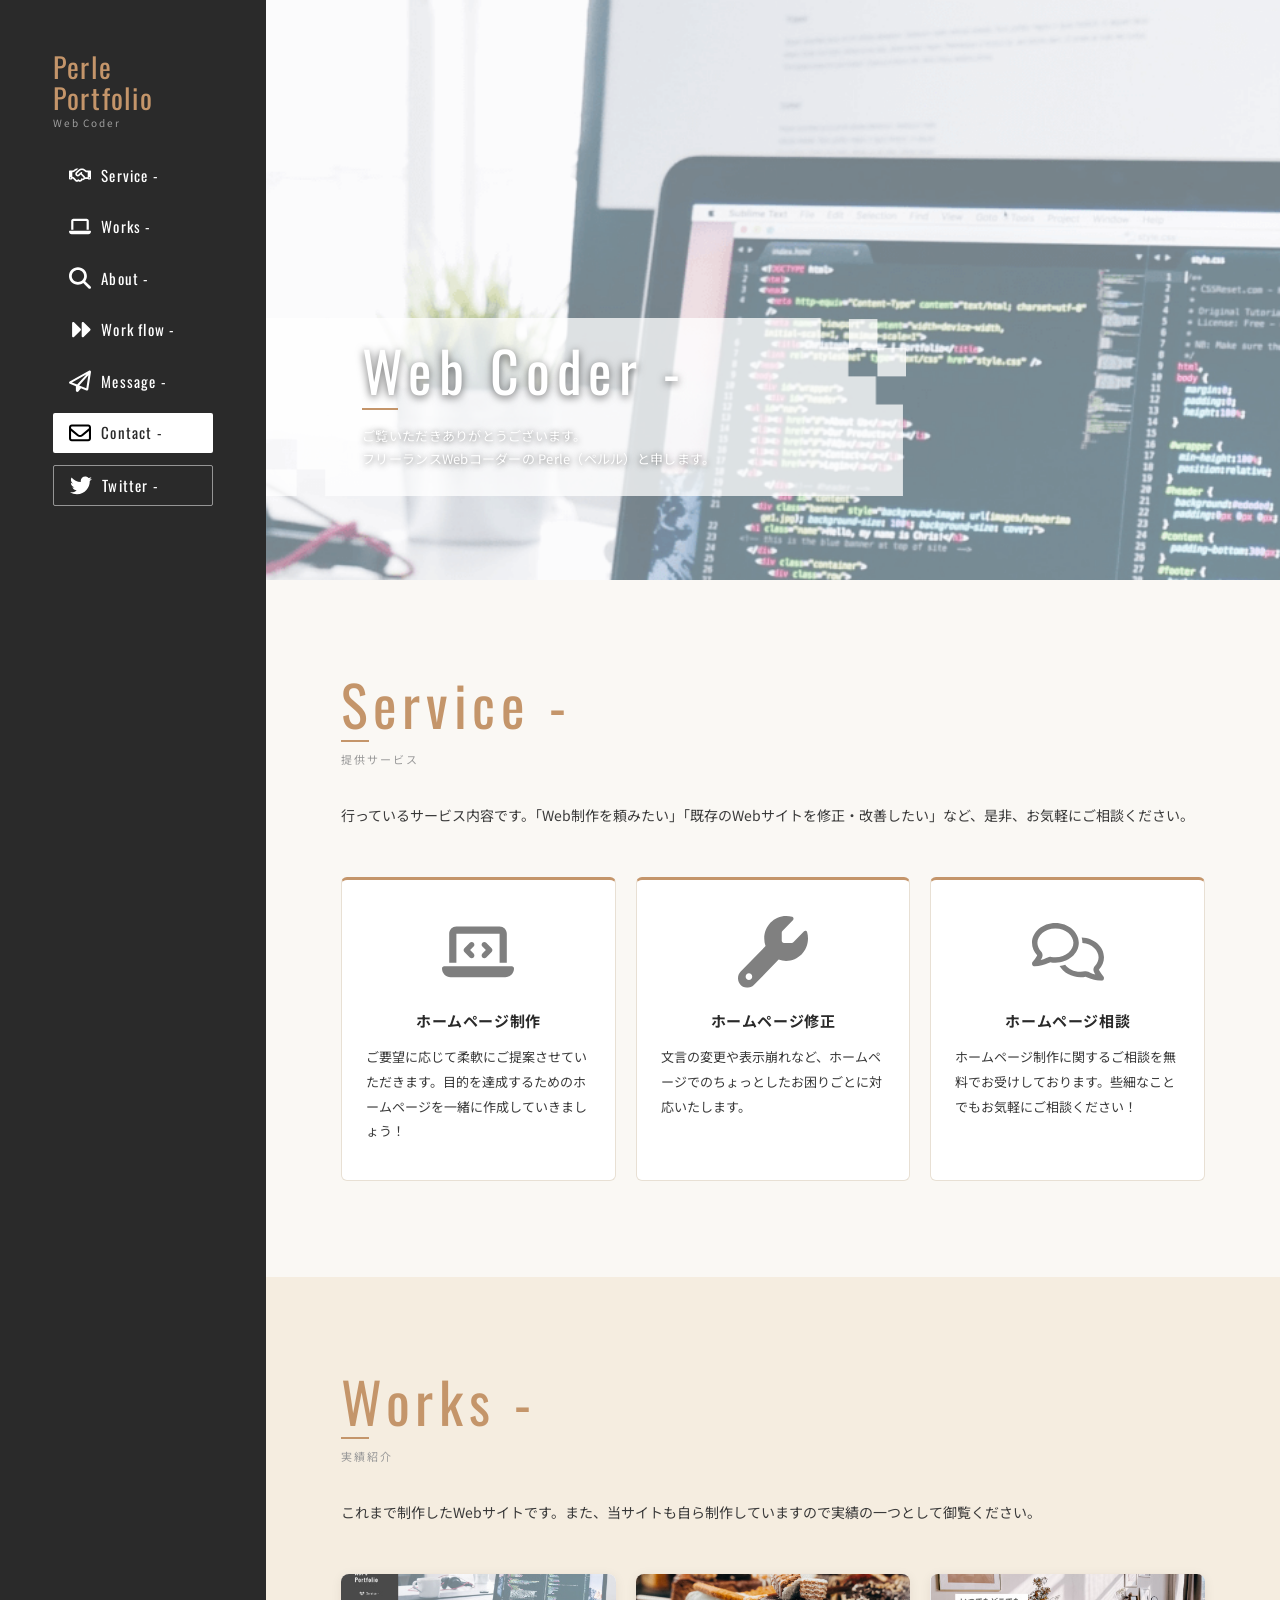
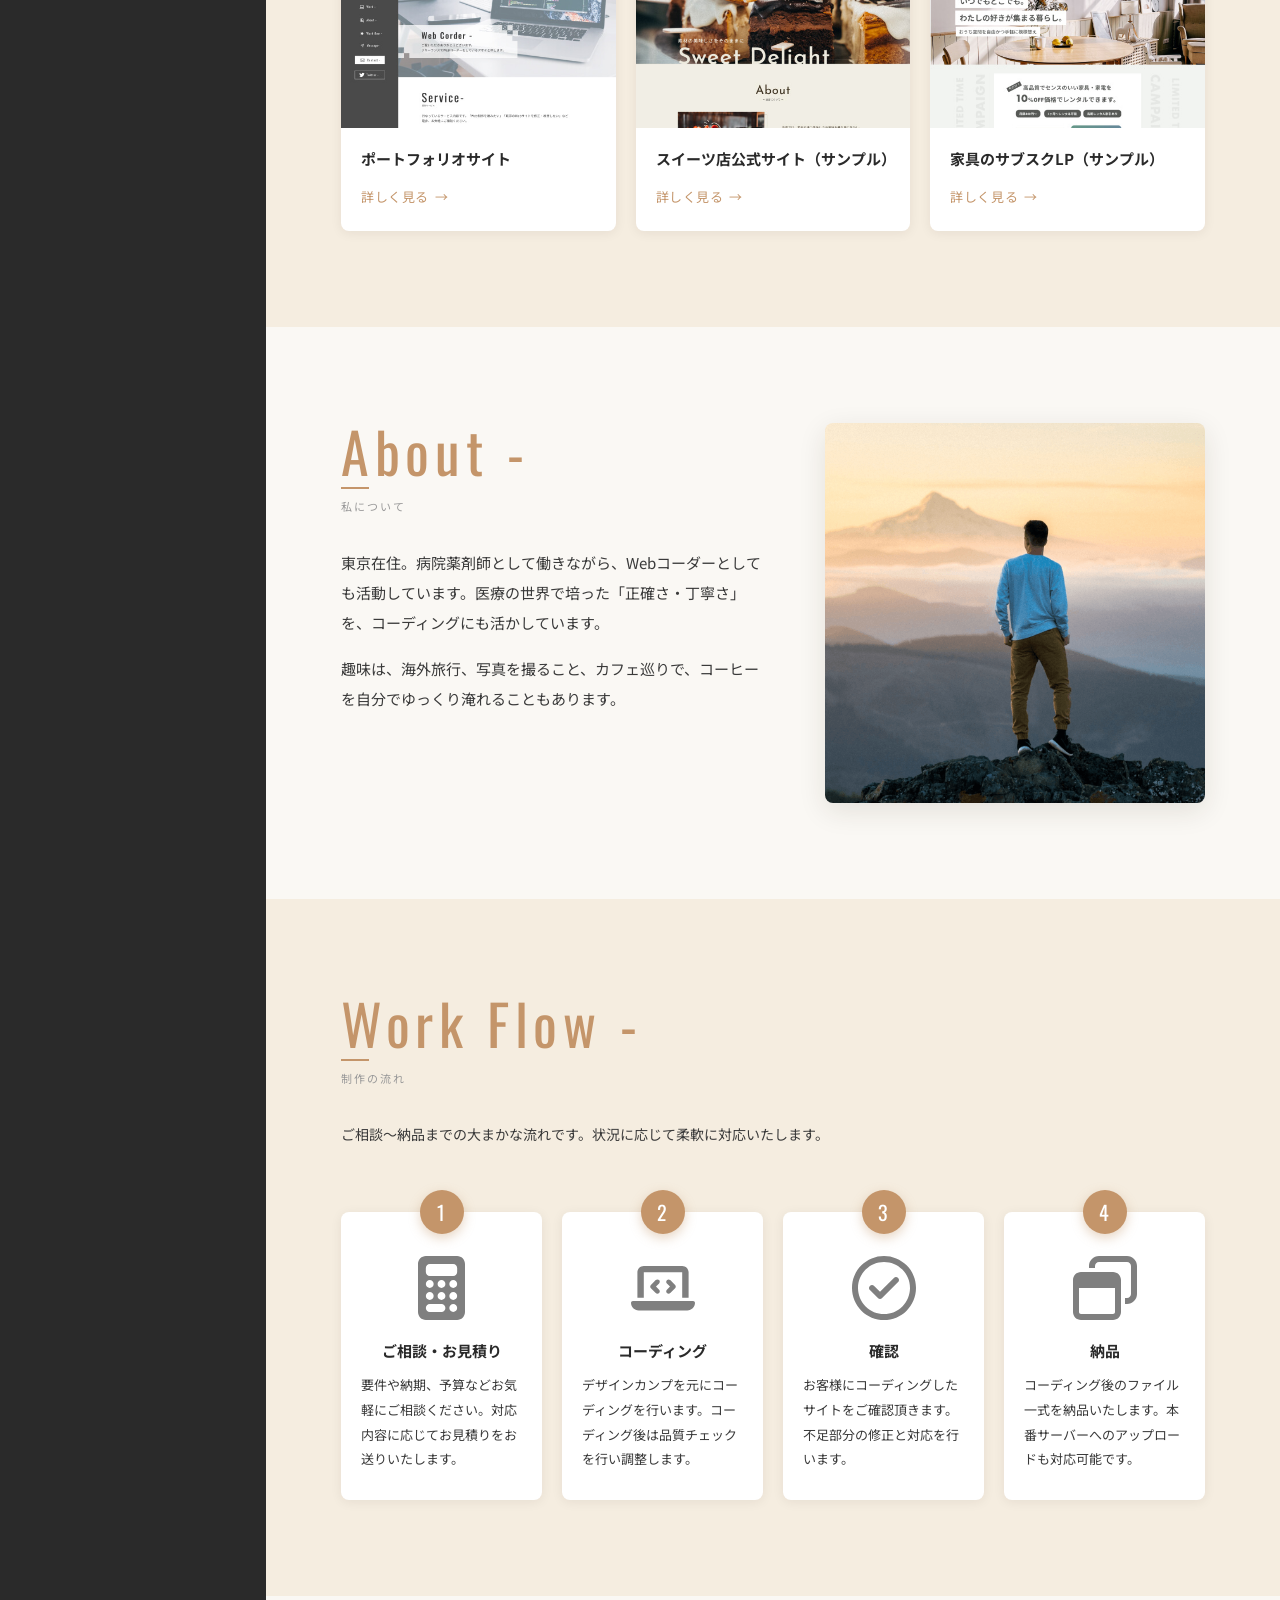
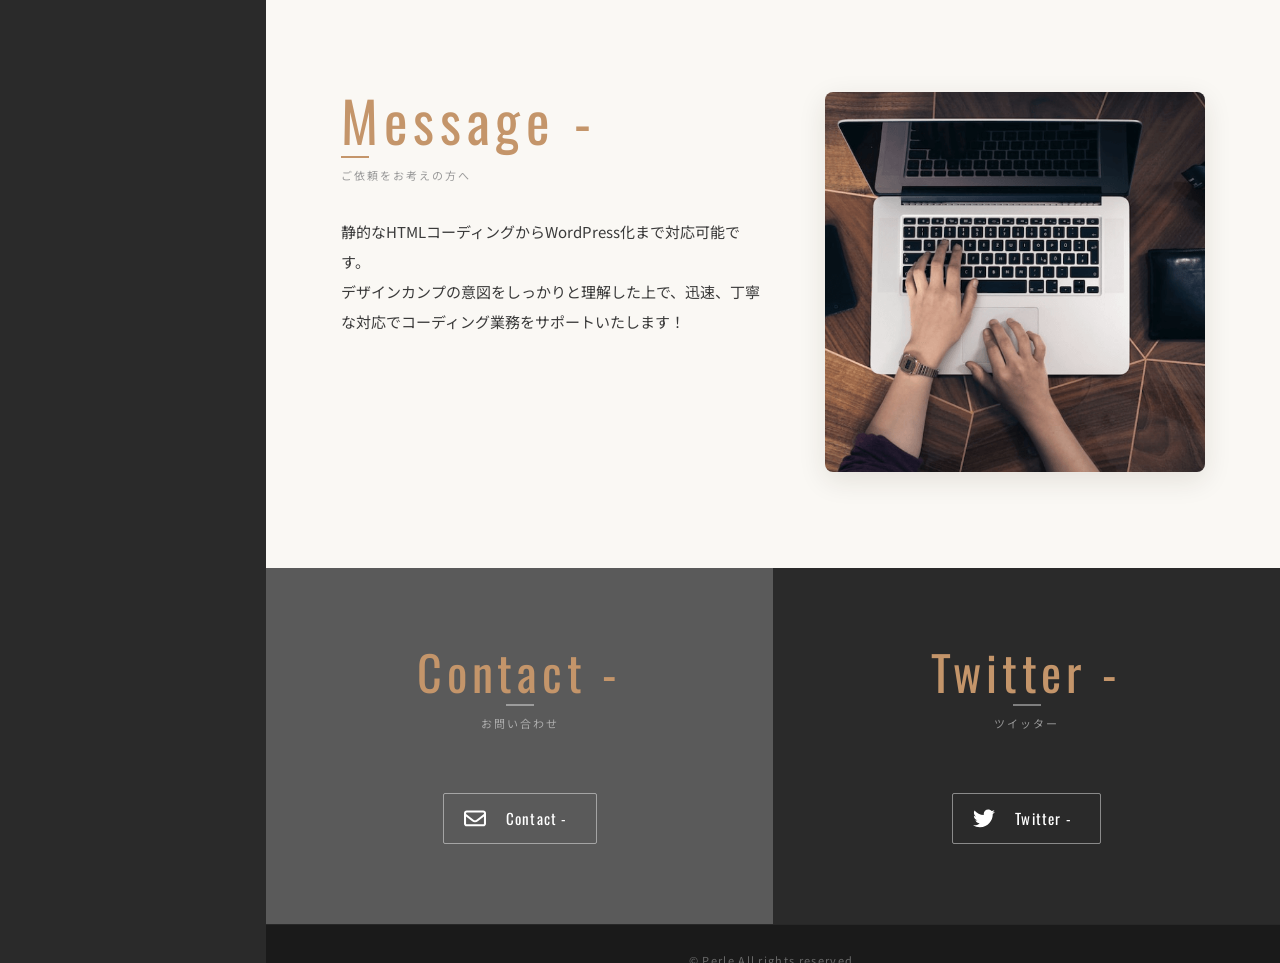
<file: index.html>
<!DOCTYPE html>
<html lang="ja">
  <head>
    <meta charset="UTF-8" />
    <meta name="viewport" content="width=device-width, initial-scale=1.0" />
    <meta name="robots" content="noindex" />
    <title>Perle | Web Coder Portfolio</title>
    <meta
      name="description"
      content="フリーランスWEBコーダー Perle（ペルル）のポートフォリオサイトです。「Web制作を頼みたい」「既存のWebサイトを修正・改善したい」などぜひ、お気軽にご相談ください。"
    />
    <link rel="preconnect" href="https://fonts.googleapis.com" />
    <link rel="preconnect" href="https://fonts.gstatic.com" crossorigin />
    <link
      href="https://fonts.googleapis.com/css2?family=Noto+Sans+JP:wght@400;500;700&family=Oswald:wght@300;400;500&display=swap"
      rel="stylesheet"
    />
    <link rel="stylesheet" href="./css/reset.css" />
    <link rel="stylesheet" href="./css/style.css" />
  </head>
  <body>
    <div class="wrapper">
      <header class="header">
        <div class="header__container">
          <div class="header__logo">
            Perle<br />Portfolio
            <span class="header__logo-sub">Web Coder</span>
          </div>
          <button
            type="button"
            id="js-button-drawer"
            class="header__menu-button"
          >Menu</button>

          <div id="js-drawer" class="header__contents">
            <nav class="header__nav">
              <ul class="header__nav-list">
                <li class="header__nav-item">
                  <a href="#service" class="header__nav-link button">
                    <span class="button__icon"><img src="./img/ico_service.svg" alt="" /></span>
                    <span class="button__text">Service -</span>
                  </a>
                </li>
                <li class="header__nav-item">
                  <a href="#works" class="header__nav-link button">
                    <span class="button__icon"><img src="./img/ico_works.svg" alt="" /></span>
                    <span class="button__text">Works -</span>
                  </a>
                </li>
                <li class="header__nav-item">
                  <a href="#about" class="header__nav-link button">
                    <span class="button__icon"><img src="./img/ico_about.svg" alt="" /></span>
                    <span class="button__text">About -</span>
                  </a>
                </li>
                <li class="header__nav-item">
                  <a href="#flow" class="header__nav-link button">
                    <span class="button__icon"><img src="./img/icon_flow.svg" alt="" /></span>
                    <span class="button__text">Work flow -</span>
                  </a>
                </li>
                <li class="header__nav-item">
                  <a href="#message" class="header__nav-link button">
                    <span class="button__icon"><img src="./img/ico_message.svg" alt="" /></span>
                    <span class="button__text">Message -</span>
                  </a>
                </li>
                <li class="header__nav-item">
                  <a href="#contact" class="header__nav-link button button--bg">
                    <span class="button__icon"><img src="./img/ico_mail.svg" alt="" /></span>
                    <span class="button__text">Contact -</span>
                  </a>
                </li>
                <li class="header__nav-item">
                  <a href="#twitter" class="header__nav-link button button--border">
                    <span class="button__icon"><img src="./img/ico_twitter.svg" alt="" /></span>
                    <span class="button__text">Twitter -</span>
                  </a>
                </li>
              </ul>
            </nav>
          </div>
        </div>
      </header>

      <main class="main">
        <!-- FV -->
        <div class="fv">
          <picture class="fv__img">
            <source media="(min-width: 768px)" srcset="./img/img_fv.png" />
            <img src="./img/sp/img_fv.png" alt="" />
          </picture>
          <div class="fv__contents">
            <h1 class="fv__heading">
              <span class="fv__heading-main">Web Coder -</span>
              <span class="fv__heading-sub">ご覧いただきありがとうございます。<br />フリーランスWebコーダーの Perle（ペルル）と申します。</span>
            </h1>
          </div>
        </div>

        <!-- Service -->
        <section id="service" class="section">
          <div class="section__inner">
            <h2 class="section__head" data-anim>
              <span class="section__head-main">Service -</span>
              <span class="section__head-sub">提供サービス</span>
            </h2>
            <p class="section__lead-text" data-anim>
              行っているサービス内容です。「Web制作を頼みたい」「既存のWebサイトを修正・改善したい」など、是非、お気軽にご相談ください。
            </p>
            <div class="section__contents">
              <ul class="service__list">
                <li class="service__item" data-anim data-anim-d="1">
                  <div class="service__item-img"><img src="./img/img_service1.svg" alt="" /></div>
                  <h3 class="service__item-name">ホームページ制作</h3>
                  <p class="service__item-text">ご要望に応じて柔軟にご提案させていただきます。目的を達成するためのホームページを一緒に作成していきましょう！</p>
                </li>
                <li class="service__item" data-anim data-anim-d="2">
                  <div class="service__item-img"><img src="./img/img_service2.svg" alt="" /></div>
                  <h3 class="service__item-name">ホームページ修正</h3>
                  <p class="service__item-text">文言の変更や表示崩れなど、ホームページでのちょっとしたお困りごとに対応いたします。</p>
                </li>
                <li class="service__item" data-anim data-anim-d="3">
                  <div class="service__item-img"><img src="./img/img_service3.svg" alt="" /></div>
                  <h3 class="service__item-name">ホームページ相談</h3>
                  <p class="service__item-text">ホームページ制作に関するご相談を無料でお受けしております。些細なことでもお気軽にご相談ください！</p>
                </li>
              </ul>
            </div>
          </div>
        </section>

        <!-- Works -->
        <section id="works" class="section section--alt">
          <div class="section__inner">
            <h2 class="section__head" data-anim>
              <span class="section__head-main">Works -</span>
              <span class="section__head-sub">実績紹介</span>
            </h2>
            <p class="section__lead-text" data-anim>
              これまで制作したWebサイトです。また、当サイトも自ら制作していますので実績の一つとして御覧ください。
            </p>
            <div class="section__contents">
              <ul class="works__list">
                <li class="works__item" data-anim data-anim-d="1">
                  <div class="works__item-img"><img src="./img/img_works1.jpg" alt="" /></div>
                  <div class="works__item-body">
                    <h3 class="works__item-name">ポートフォリオサイト</h3>
                    <a href="#" class="works__item-link">詳しく見る</a>
                  </div>
                </li>
                <li class="works__item" data-anim data-anim-d="2">
                  <div class="works__item-img"><img src="./img/img_works2.jpg" alt="" /></div>
                  <div class="works__item-body">
                    <h3 class="works__item-name">スイーツ店公式サイト（サンプル）</h3>
                    <a href="./works/sweets/index.html" target="_blank" class="works__item-link">詳しく見る</a>
                  </div>
                </li>
                <li class="works__item" data-anim data-anim-d="3">
                  <div class="works__item-img"><img src="./img/img_works3.jpg" alt="" /></div>
                  <div class="works__item-body">
                    <h3 class="works__item-name">家具のサブスクLP（サンプル）</h3>
                    <a href="./works/furniture/index.html" target="_blank" class="works__item-link">詳しく見る</a>
                  </div>
                </li>
              </ul>
            </div>
          </div>
        </section>

        <!-- About -->
        <section id="about" class="section">
          <div class="section__inner">
            <div class="about__container">
              <div class="about__img" data-anim>
                <img src="./img/img_about.png" alt="" />
              </div>
              <div class="about__text-contents">
                <h2 class="section__head" data-anim>
                  <span class="section__head-main">About -</span>
                  <span class="section__head-sub">私について</span>
                </h2>
                <p class="about__text" data-anim>
                  東京在住。病院薬剤師として働きながら、Webコーダーとしても活動しています。医療の世界で培った「正確さ・丁寧さ」を、コーディングにも活かしています。
                </p>
                <p class="about__text" data-anim>
                  趣味は、海外旅行、写真を撮ること、カフェ巡りで、コーヒーを自分でゆっくり淹れることもあります。
                </p>
              </div>
            </div>
          </div>
        </section>

        <!-- Flow -->
        <section id="flow" class="section section--alt">
          <div class="section__inner">
            <h2 class="section__head" data-anim>
              <span class="section__head-main">Work Flow -</span>
              <span class="section__head-sub">制作の流れ</span>
            </h2>
            <p class="section__lead-text" data-anim>
              ご相談〜納品までの大まかな流れです。状況に応じて柔軟に対応いたします。
            </p>
            <div class="section__contents">
              <ol class="flow__list">
                <li class="flow__item" data-anim data-anim-d="1">
                  <p class="flow__item-num">1</p>
                  <div class="flow__item-img"><img src="./img/img_flow1.svg" alt="" /></div>
                  <h3 class="flow__item-name">ご相談・お見積り</h3>
                  <p class="flow__item-text">要件や納期、予算などお気軽にご相談ください。対応内容に応じてお見積りをお送りいたします。</p>
                </li>
                <li class="flow__item" data-anim data-anim-d="2">
                  <p class="flow__item-num">2</p>
                  <div class="flow__item-img"><img src="./img/img_flow2.svg" alt="" /></div>
                  <h3 class="flow__item-name">コーディング</h3>
                  <p class="flow__item-text">デザインカンプを元にコーディングを行います。コーディング後は品質チェックを行い調整します。</p>
                </li>
                <li class="flow__item" data-anim data-anim-d="3">
                  <p class="flow__item-num">3</p>
                  <div class="flow__item-img"><img src="./img/img_flow3.svg" alt="" /></div>
                  <h3 class="flow__item-name">確認</h3>
                  <p class="flow__item-text">お客様にコーディングしたサイトをご確認頂きます。不足部分の修正と対応を行います。</p>
                </li>
                <li class="flow__item" data-anim data-anim-d="4">
                  <p class="flow__item-num">4</p>
                  <div class="flow__item-img"><img src="./img/img_flow4.svg" alt="" /></div>
                  <h3 class="flow__item-name">納品</h3>
                  <p class="flow__item-text">コーディング後のファイル一式を納品いたします。本番サーバーへのアップロードも対応可能です。</p>
                </li>
              </ol>
            </div>
          </div>
        </section>

        <!-- Message -->
        <section id="message" class="section">
          <div class="section__inner">
            <div class="message__container">
              <div class="message__img" data-anim>
                <img src="./img/img_message.png" alt="" />
              </div>
              <div class="message__text-contents">
                <h2 class="section__head" data-anim>
                  <span class="section__head-main">Message -</span>
                  <span class="section__head-sub">ご依頼をお考えの方へ</span>
                </h2>
                <p class="message__text" data-anim>
                  静的なHTMLコーディングからWordPress化まで対応可能です。<br />デザインカンプの意図をしっかりと理解した上で、迅速、丁寧な対応でコーディング業務をサポートいたします！
                </p>
              </div>
            </div>
          </div>
        </section>

        <!-- Contact / Twitter -->
        <div id="contact" class="page-bottom">
          <div class="page-bottom__item page-bottom__item--contact" data-anim>
            <h2 class="section__head section__head--center">
              <span class="section__head-main">Contact -</span>
              <span class="section__head-sub">お問い合わせ</span>
            </h2>
            <a href="#" target="_blank" class="page-bottom__button">
              <span class="button__icon"><img src="./img/ico_mail.svg" alt="" /></span>
              <span class="button__text">Contact -</span>
            </a>
          </div>
          <div id="twitter" class="page-bottom__item page-bottom__item--twitter" data-anim>
            <h2 class="section__head section__head--center">
              <span class="section__head-main">Twitter -</span>
              <span class="section__head-sub">ツイッター</span>
            </h2>
            <a href="#" target="_blank" class="page-bottom__button">
              <span class="button__icon"><img src="./img/ico_twitter.svg" alt="" /></span>
              <span class="button__text">Twitter -</span>
            </a>
          </div>
        </div>

        <footer class="footer">
          <small class="footer__copy">&copy; Perle All rights reserved.</small>
        </footer>
      </main>
    </div>

    <script src="https://ajax.googleapis.com/ajax/libs/jquery/3.7.1/jquery.min.js"></script>
    <script src="./js/index.js"></script>
  </body>
</html>
</file>
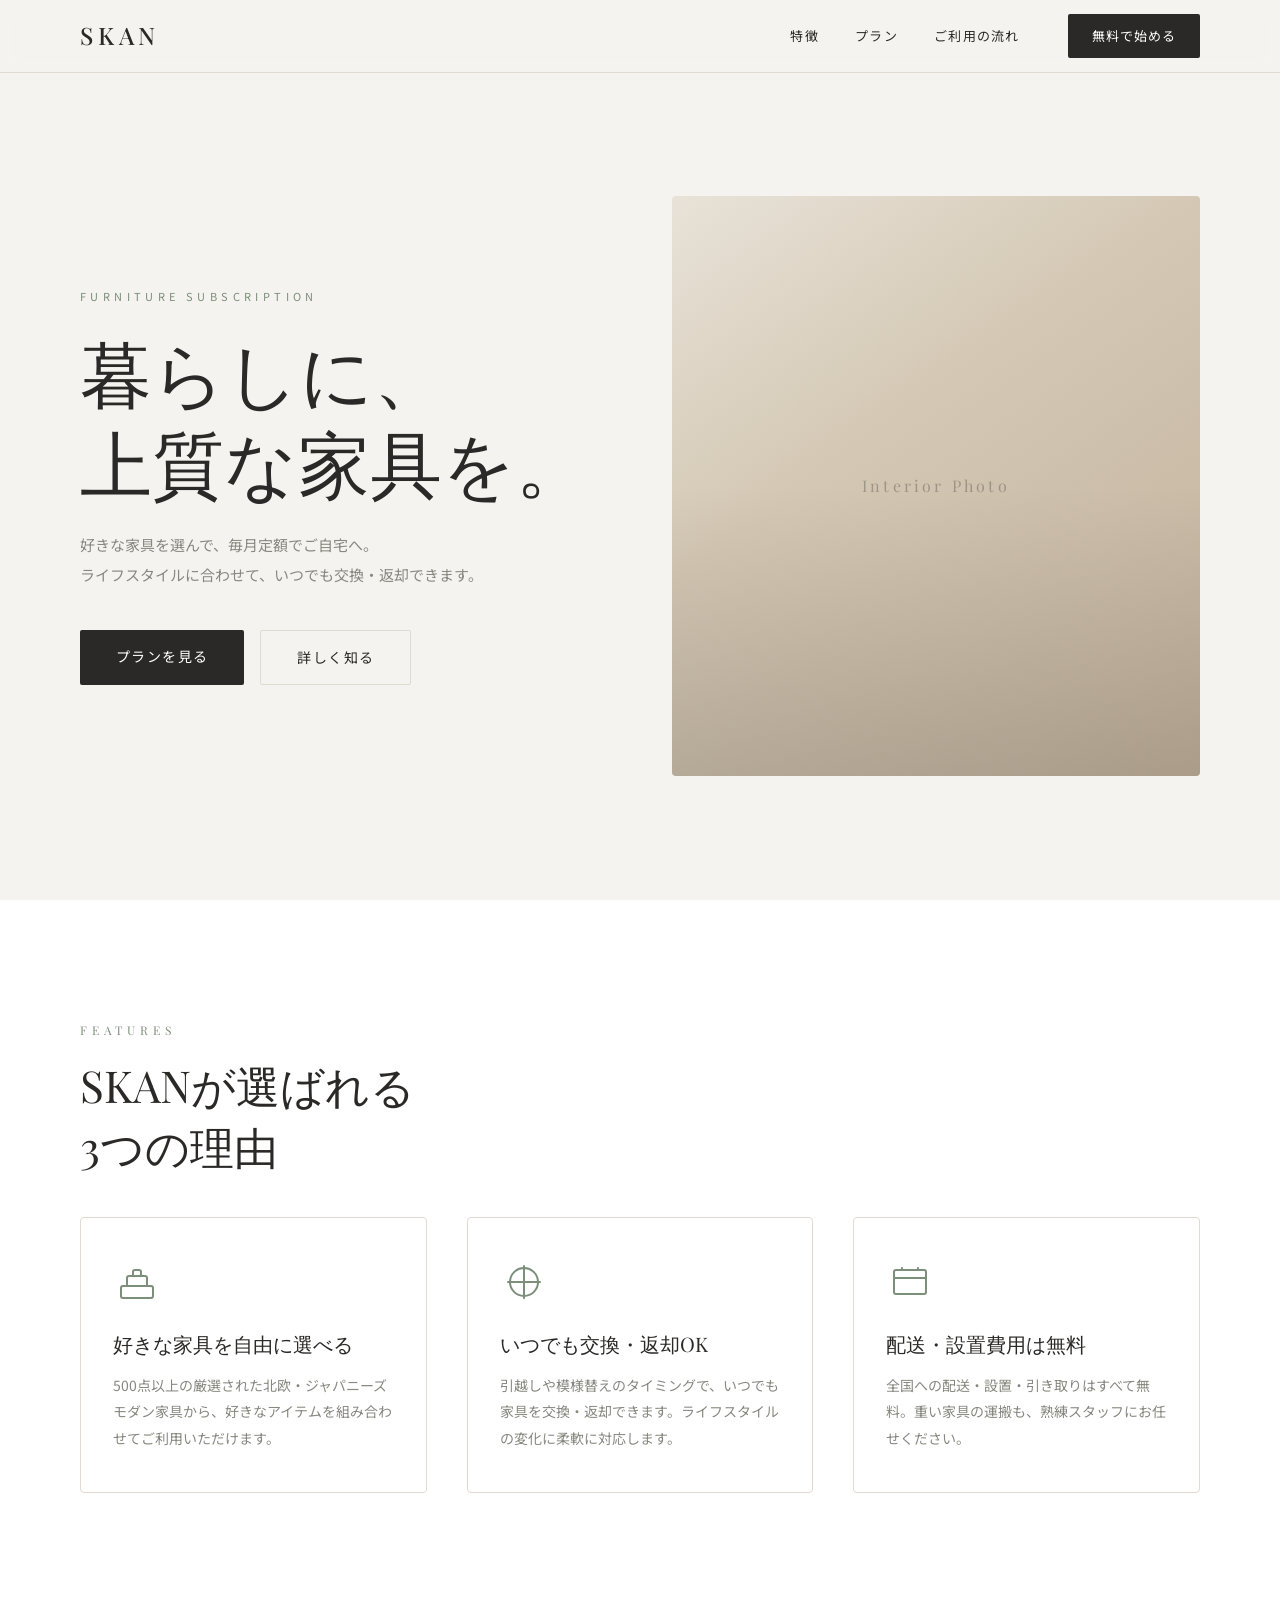
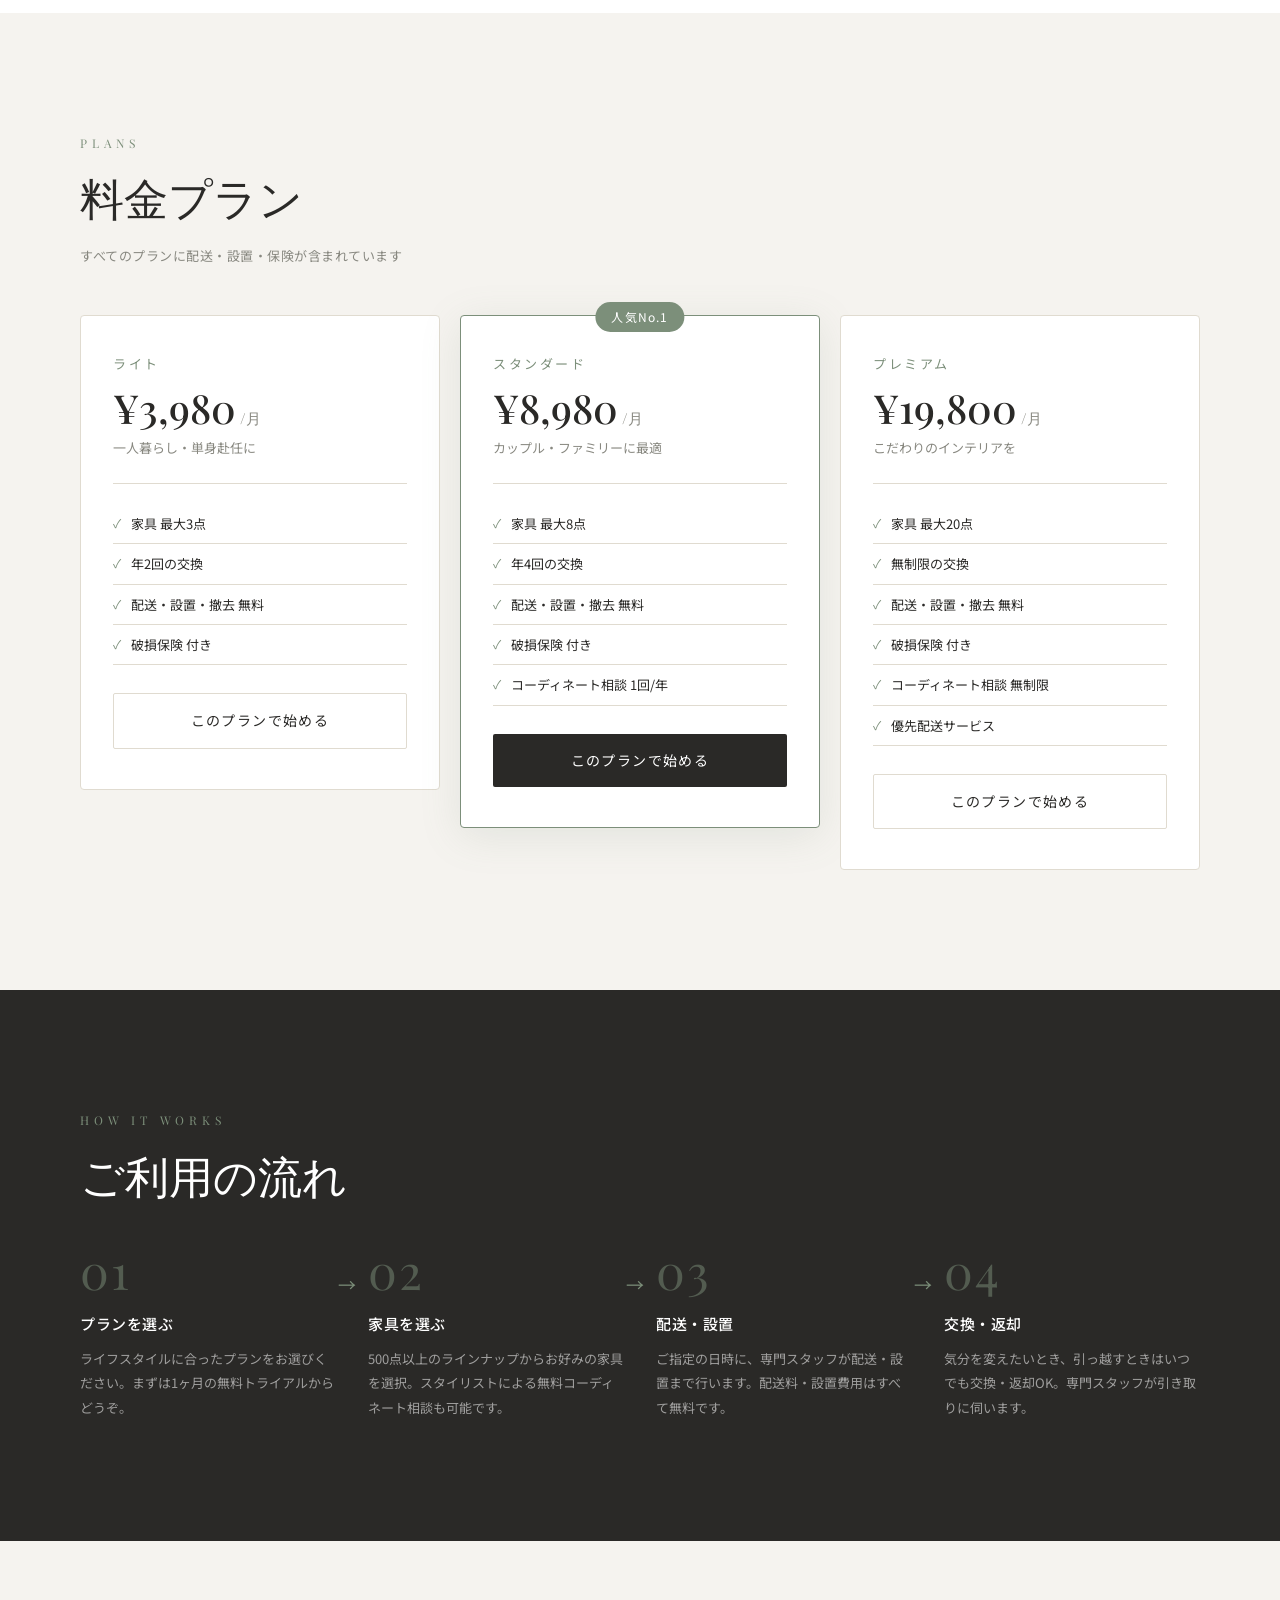
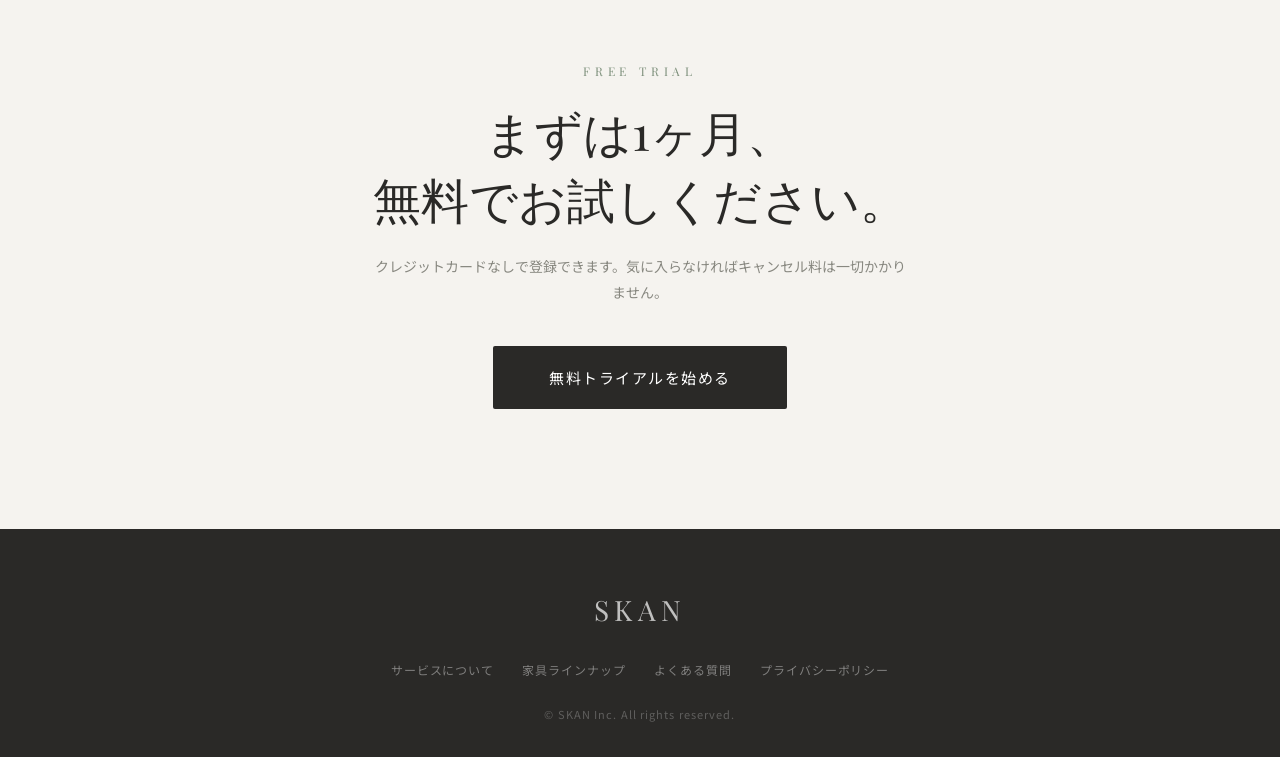
<file: works/furniture/index.html>
<!DOCTYPE html>
<html lang="ja">
  <head>
    <meta charset="UTF-8" />
    <meta name="viewport" content="width=device-width, initial-scale=1.0" />
    <title>SKAN | 家具のサブスクリプション</title>
    <link rel="preconnect" href="https://fonts.googleapis.com" />
    <link rel="preconnect" href="https://fonts.gstatic.com" crossorigin />
    <link
      href="https://fonts.googleapis.com/css2?family=Playfair+Display:wght@400;500&family=Noto+Sans+JP:wght@300;400;500&display=swap"
      rel="stylesheet"
    />
    <link rel="stylesheet" href="./style.css" />
  </head>
  <body>
    <!-- Header -->
    <header class="header">
      <div class="header__inner">
        <a href="#" class="header__logo">SKAN</a>
        <nav class="header__nav">
          <a href="#features">特徴</a>
          <a href="#plans">プラン</a>
          <a href="#flow">ご利用の流れ</a>
        </nav>
        <a href="#plans" class="header__cta">無料で始める</a>
      </div>
    </header>

    <!-- Hero -->
    <section class="hero">
      <div class="hero__content">
        <p class="hero__label">Furniture Subscription</p>
        <h1 class="hero__title">暮らしに、<br />上質な家具を。</h1>
        <p class="hero__desc">
          好きな家具を選んで、毎月定額でご自宅へ。<br />
          ライフスタイルに合わせて、いつでも交換・返却できます。
        </p>
        <div class="hero__actions">
          <a href="#plans" class="btn btn--primary">プランを見る</a>
          <a href="#features" class="btn btn--outline">詳しく知る</a>
        </div>
      </div>
      <div class="hero__visual">
        <div class="hero__visual-inner"></div>
      </div>
    </section>

    <!-- Features -->
    <section id="features" class="features">
      <div class="features__inner">
        <p class="section-label">Features</p>
        <h2 class="section-title">SKANが選ばれる<br />3つの理由</h2>
        <ul class="features__list">
          <li class="features__item">
            <div class="features__item-icon features__item-icon--1">
              <svg viewBox="0 0 48 48" fill="none" xmlns="http://www.w3.org/2000/svg">
                <rect x="8" y="28" width="32" height="12" rx="2" stroke="currentColor" stroke-width="2"/>
                <path d="M14 28V20a2 2 0 012-2h16a2 2 0 012 2v8" stroke="currentColor" stroke-width="2"/>
                <path d="M20 18V14a2 2 0 012-2h4a2 2 0 012 2v4" stroke="currentColor" stroke-width="2"/>
              </svg>
            </div>
            <h3 class="features__item-title">好きな家具を自由に選べる</h3>
            <p class="features__item-text">500点以上の厳選された北欧・ジャパニーズモダン家具から、好きなアイテムを組み合わせてご利用いただけます。</p>
          </li>
          <li class="features__item">
            <div class="features__item-icon features__item-icon--2">
              <svg viewBox="0 0 48 48" fill="none" xmlns="http://www.w3.org/2000/svg">
                <path d="M24 8v32M8 24h32" stroke="currentColor" stroke-width="2" stroke-linecap="round"/>
                <circle cx="24" cy="24" r="14" stroke="currentColor" stroke-width="2"/>
              </svg>
            </div>
            <h3 class="features__item-title">いつでも交換・返却OK</h3>
            <p class="features__item-text">引越しや模様替えのタイミングで、いつでも家具を交換・返却できます。ライフスタイルの変化に柔軟に対応します。</p>
          </li>
          <li class="features__item">
            <div class="features__item-icon features__item-icon--3">
              <svg viewBox="0 0 48 48" fill="none" xmlns="http://www.w3.org/2000/svg">
                <rect x="8" y="12" width="32" height="24" rx="2" stroke="currentColor" stroke-width="2"/>
                <path d="M16 12V10M32 12V10M8 20h32" stroke="currentColor" stroke-width="2" stroke-linecap="round"/>
              </svg>
            </div>
            <h3 class="features__item-title">配送・設置費用は無料</h3>
            <p class="features__item-text">全国への配送・設置・引き取りはすべて無料。重い家具の運搬も、熟練スタッフにお任せください。</p>
          </li>
        </ul>
      </div>
    </section>

    <!-- Plans -->
    <section id="plans" class="plans">
      <div class="plans__inner">
        <p class="section-label">Plans</p>
        <h2 class="section-title">料金プラン</h2>
        <p class="plans__note">すべてのプランに配送・設置・保険が含まれています</p>
        <ul class="plans__list">
          <li class="plans__item">
            <p class="plans__item-label">ライト</p>
            <p class="plans__item-price"><span>¥3,980</span><span class="plans__item-per">/月</span></p>
            <p class="plans__item-desc">一人暮らし・単身赴任に</p>
            <ul class="plans__item-features">
              <li>家具 最大3点</li>
              <li>年2回の交換</li>
              <li>配送・設置・撤去 無料</li>
              <li>破損保険 付き</li>
            </ul>
            <a href="#" class="btn btn--outline-dark">このプランで始める</a>
          </li>
          <li class="plans__item plans__item--popular">
            <p class="plans__item-popular-badge">人気No.1</p>
            <p class="plans__item-label">スタンダード</p>
            <p class="plans__item-price"><span>¥8,980</span><span class="plans__item-per">/月</span></p>
            <p class="plans__item-desc">カップル・ファミリーに最適</p>
            <ul class="plans__item-features">
              <li>家具 最大8点</li>
              <li>年4回の交換</li>
              <li>配送・設置・撤去 無料</li>
              <li>破損保険 付き</li>
              <li>コーディネート相談 1回/年</li>
            </ul>
            <a href="#" class="btn btn--primary">このプランで始める</a>
          </li>
          <li class="plans__item">
            <p class="plans__item-label">プレミアム</p>
            <p class="plans__item-price"><span>¥19,800</span><span class="plans__item-per">/月</span></p>
            <p class="plans__item-desc">こだわりのインテリアを</p>
            <ul class="plans__item-features">
              <li>家具 最大20点</li>
              <li>無制限の交換</li>
              <li>配送・設置・撤去 無料</li>
              <li>破損保険 付き</li>
              <li>コーディネート相談 無制限</li>
              <li>優先配送サービス</li>
            </ul>
            <a href="#" class="btn btn--outline-dark">このプランで始める</a>
          </li>
        </ul>
      </div>
    </section>

    <!-- Flow -->
    <section id="flow" class="flow">
      <div class="flow__inner">
        <p class="section-label">How it works</p>
        <h2 class="section-title">ご利用の流れ</h2>
        <ol class="flow__list">
          <li class="flow__item">
            <div class="flow__item-num">01</div>
            <h3 class="flow__item-title">プランを選ぶ</h3>
            <p class="flow__item-text">ライフスタイルに合ったプランをお選びください。まずは1ヶ月の無料トライアルからどうぞ。</p>
          </li>
          <li class="flow__item">
            <div class="flow__item-num">02</div>
            <h3 class="flow__item-title">家具を選ぶ</h3>
            <p class="flow__item-text">500点以上のラインナップからお好みの家具を選択。スタイリストによる無料コーディネート相談も可能です。</p>
          </li>
          <li class="flow__item">
            <div class="flow__item-num">03</div>
            <h3 class="flow__item-title">配送・設置</h3>
            <p class="flow__item-text">ご指定の日時に、専門スタッフが配送・設置まで行います。配送料・設置費用はすべて無料です。</p>
          </li>
          <li class="flow__item">
            <div class="flow__item-num">04</div>
            <h3 class="flow__item-title">交換・返却</h3>
            <p class="flow__item-text">気分を変えたいとき、引っ越すときはいつでも交換・返却OK。専門スタッフが引き取りに伺います。</p>
          </li>
        </ol>
      </div>
    </section>

    <!-- CTA -->
    <section class="cta">
      <div class="cta__inner">
        <p class="cta__label">Free Trial</p>
        <h2 class="cta__title">まずは1ヶ月、<br />無料でお試しください。</h2>
        <p class="cta__text">クレジットカードなしで登録できます。気に入らなければキャンセル料は一切かかりません。</p>
        <a href="#" class="btn btn--primary btn--lg">無料トライアルを始める</a>
      </div>
    </section>

    <!-- Footer -->
    <footer class="footer">
      <div class="footer__inner">
        <p class="footer__logo">SKAN</p>
        <nav class="footer__nav">
          <a href="#">サービスについて</a>
          <a href="#">家具ラインナップ</a>
          <a href="#">よくある質問</a>
          <a href="#">プライバシーポリシー</a>
        </nav>
        <p class="footer__copy">&copy; SKAN Inc. All rights reserved.</p>
      </div>
    </footer>
  </body>
</html>
</file>
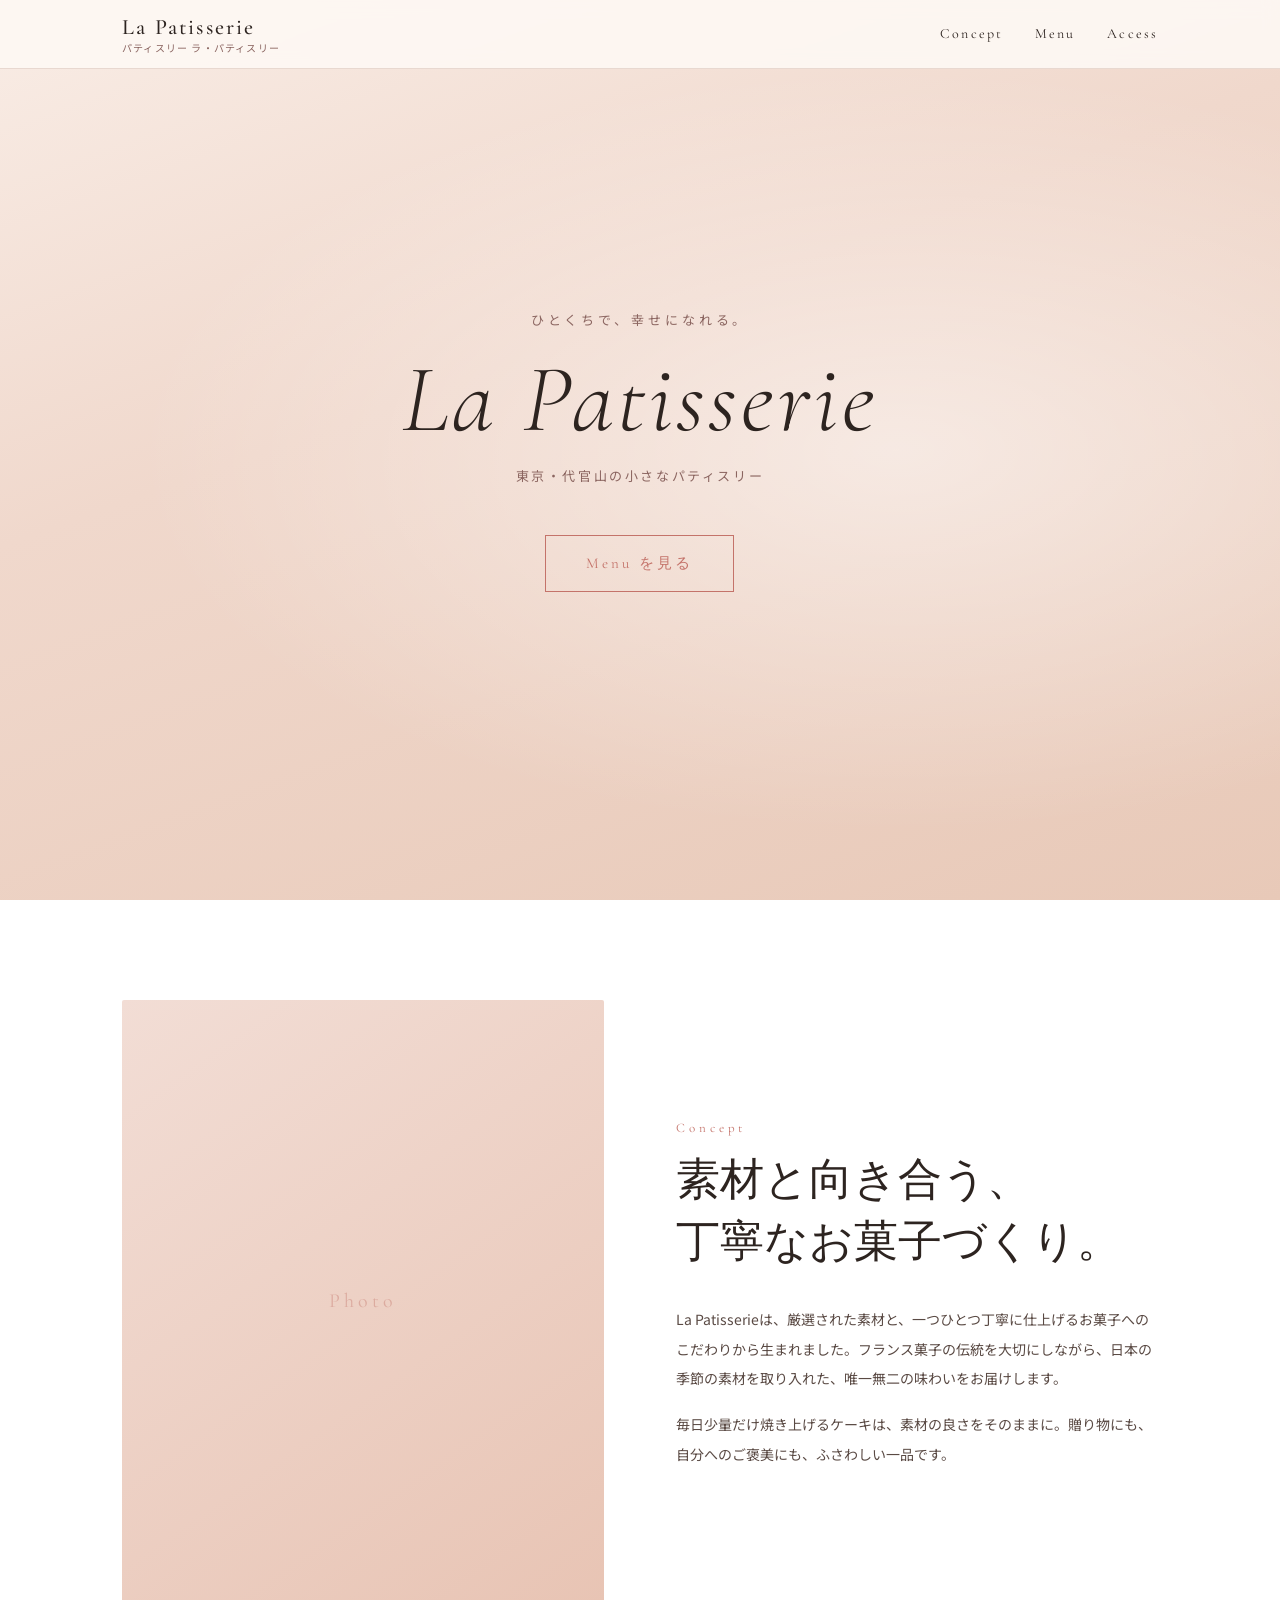
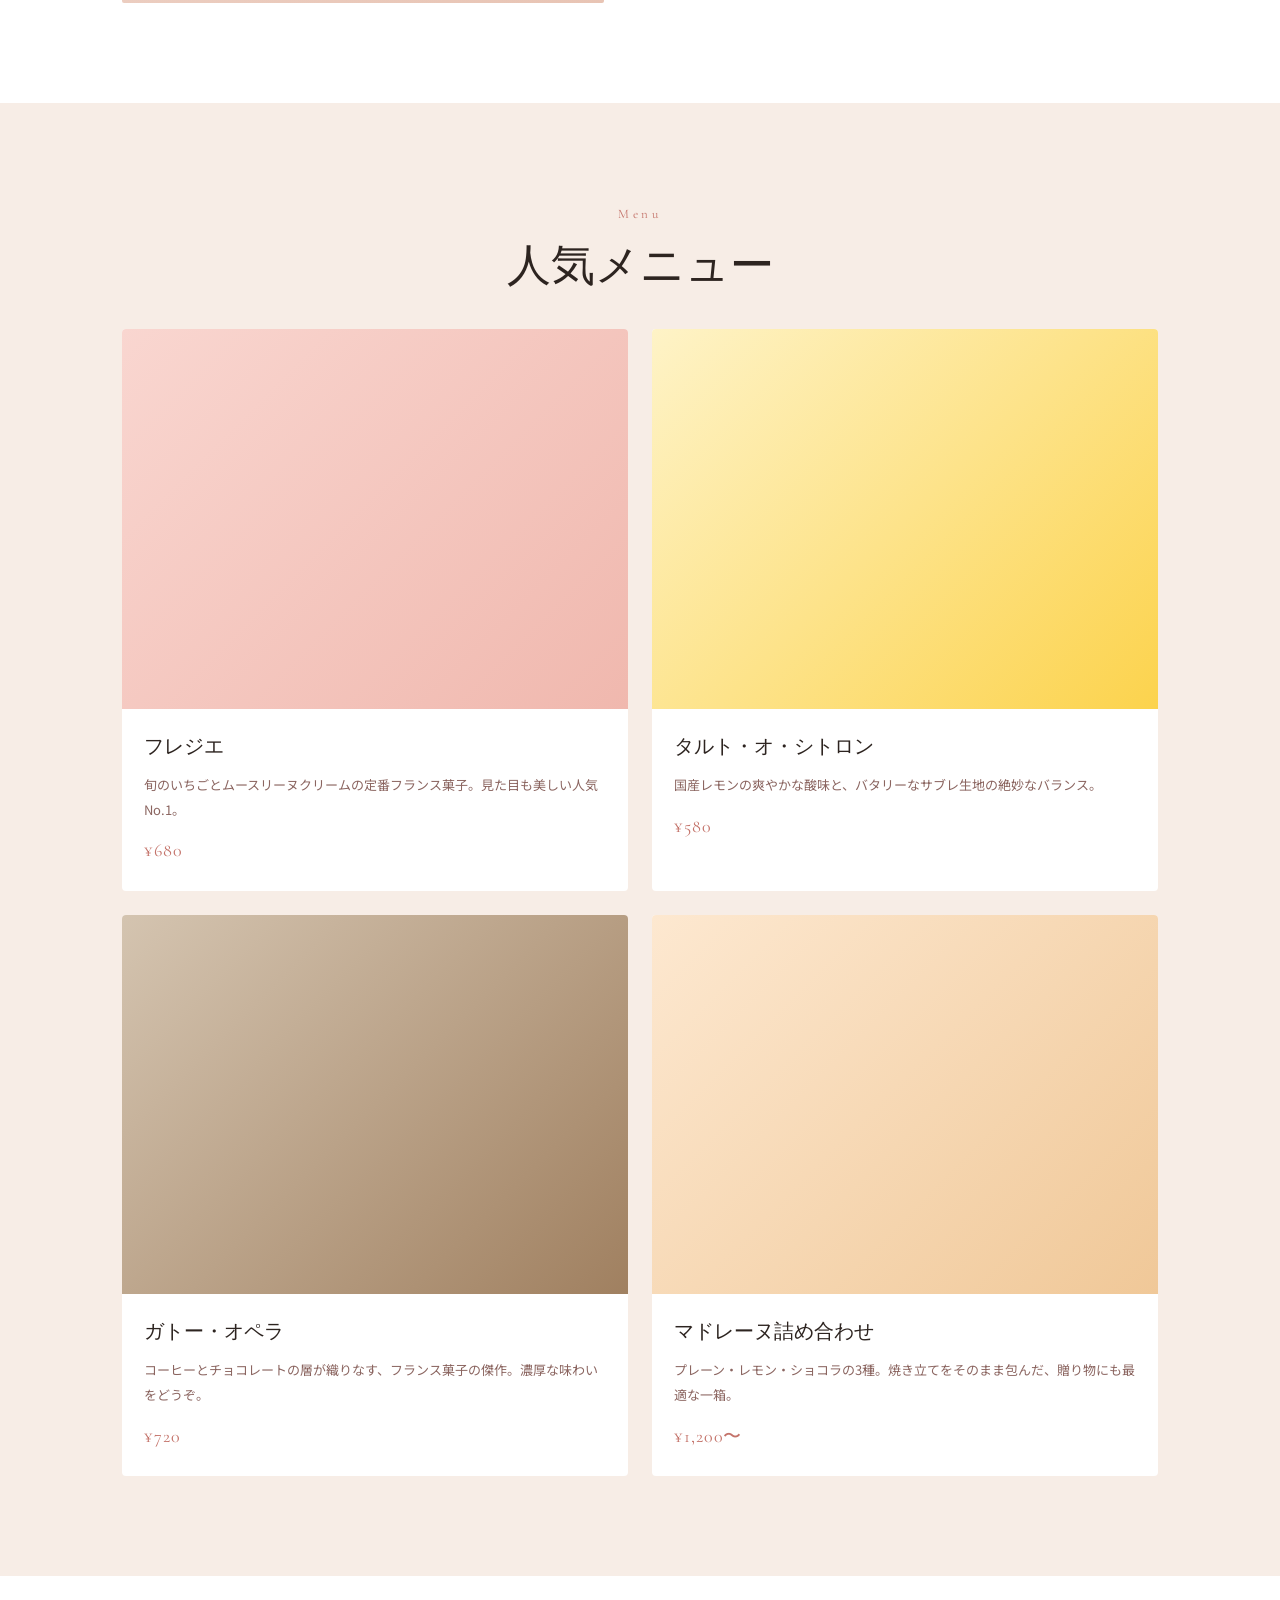
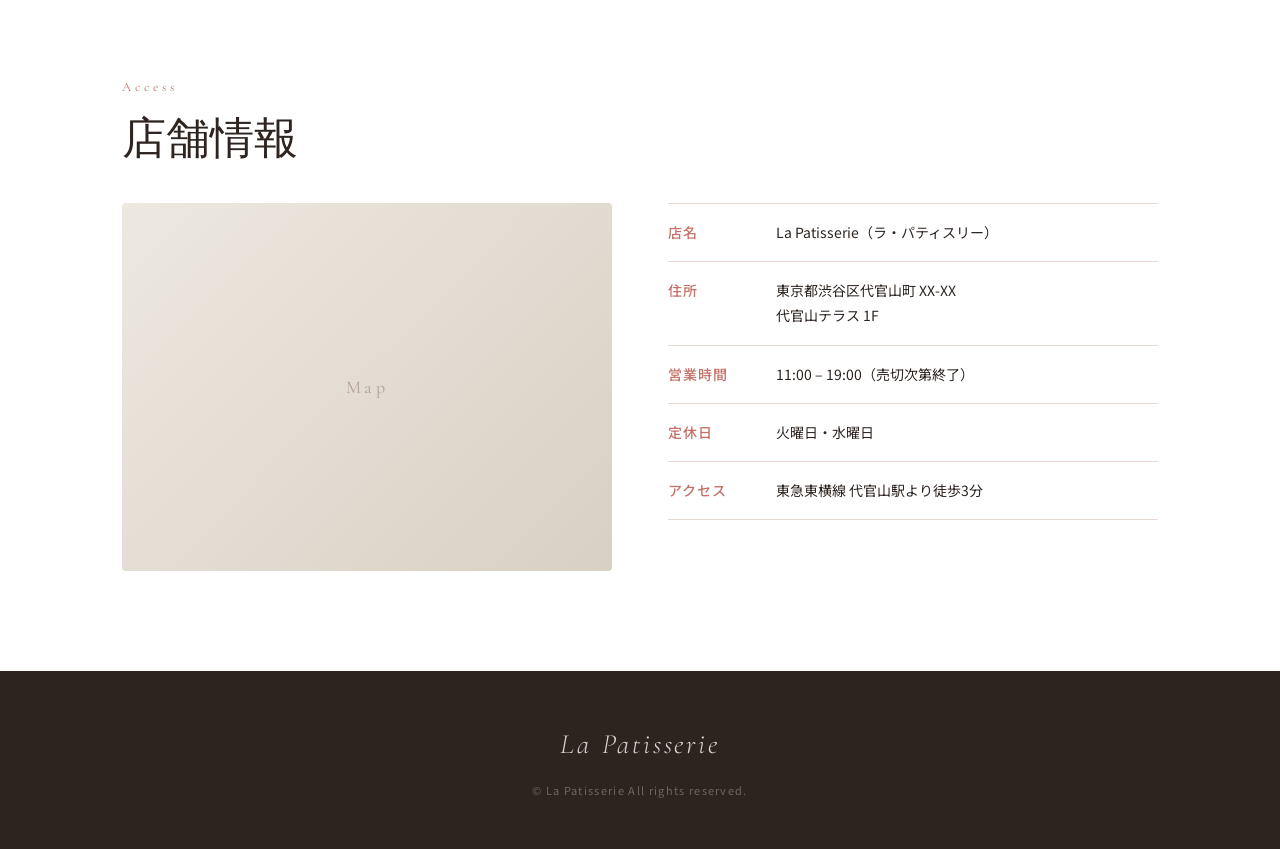
<file: works/sweets/index.html>
<!DOCTYPE html>
<html lang="ja">
  <head>
    <meta charset="UTF-8" />
    <meta name="viewport" content="width=device-width, initial-scale=1.0" />
    <title>La Patisserie | パティスリー ラ・パティスリー</title>
    <link rel="preconnect" href="https://fonts.googleapis.com" />
    <link rel="preconnect" href="https://fonts.gstatic.com" crossorigin />
    <link
      href="https://fonts.googleapis.com/css2?family=Cormorant+Garamond:ital,wght@0,300;0,400;0,500;1,300;1,400&family=Noto+Sans+JP:wght@300;400;500&display=swap"
      rel="stylesheet"
    />
    <link rel="stylesheet" href="./style.css" />
  </head>
  <body>
    <!-- Header -->
    <header class="header">
      <div class="header__inner">
        <div class="header__logo">
          <span class="header__logo-en">La Patisserie</span>
          <span class="header__logo-ja">パティスリー ラ・パティスリー</span>
        </div>
        <nav class="header__nav">
          <a href="#concept">Concept</a>
          <a href="#menu">Menu</a>
          <a href="#access">Access</a>
        </nav>
      </div>
    </header>

    <!-- Hero -->
    <section class="hero">
      <div class="hero__bg"></div>
      <div class="hero__content">
        <p class="hero__catch">ひとくちで、幸せになれる。</p>
        <h1 class="hero__title">La Patisserie</h1>
        <p class="hero__sub">東京・代官山の小さなパティスリー</p>
        <a href="#menu" class="hero__btn">Menu を見る</a>
      </div>
    </section>

    <!-- Concept -->
    <section id="concept" class="concept">
      <div class="concept__inner">
        <div class="concept__img">
          <div class="concept__img-placeholder"></div>
        </div>
        <div class="concept__text">
          <p class="section-label">Concept</p>
          <h2 class="section-title">素材と向き合う、<br />丁寧なお菓子づくり。</h2>
          <p class="concept__body">
            La Patisserieは、厳選された素材と、一つひとつ丁寧に仕上げるお菓子へのこだわりから生まれました。フランス菓子の伝統を大切にしながら、日本の季節の素材を取り入れた、唯一無二の味わいをお届けします。
          </p>
          <p class="concept__body">
            毎日少量だけ焼き上げるケーキは、素材の良さをそのままに。贈り物にも、自分へのご褒美にも、ふさわしい一品です。
          </p>
        </div>
      </div>
    </section>

    <!-- Menu -->
    <section id="menu" class="menu">
      <div class="menu__inner">
        <p class="section-label">Menu</p>
        <h2 class="section-title">人気メニュー</h2>
        <ul class="menu__list">
          <li class="menu__item">
            <div class="menu__item-img menu__item-img--1"></div>
            <div class="menu__item-body">
              <h3 class="menu__item-name">フレジエ</h3>
              <p class="menu__item-desc">旬のいちごとムースリーヌクリームの定番フランス菓子。見た目も美しい人気No.1。</p>
              <p class="menu__item-price">¥680</p>
            </div>
          </li>
          <li class="menu__item">
            <div class="menu__item-img menu__item-img--2"></div>
            <div class="menu__item-body">
              <h3 class="menu__item-name">タルト・オ・シトロン</h3>
              <p class="menu__item-desc">国産レモンの爽やかな酸味と、バタリーなサブレ生地の絶妙なバランス。</p>
              <p class="menu__item-price">¥580</p>
            </div>
          </li>
          <li class="menu__item">
            <div class="menu__item-img menu__item-img--3"></div>
            <div class="menu__item-body">
              <h3 class="menu__item-name">ガトー・オペラ</h3>
              <p class="menu__item-desc">コーヒーとチョコレートの層が織りなす、フランス菓子の傑作。濃厚な味わいをどうぞ。</p>
              <p class="menu__item-price">¥720</p>
            </div>
          </li>
          <li class="menu__item">
            <div class="menu__item-img menu__item-img--4"></div>
            <div class="menu__item-body">
              <h3 class="menu__item-name">マドレーヌ詰め合わせ</h3>
              <p class="menu__item-desc">プレーン・レモン・ショコラの3種。焼き立てをそのまま包んだ、贈り物にも最適な一箱。</p>
              <p class="menu__item-price">¥1,200〜</p>
            </div>
          </li>
        </ul>
      </div>
    </section>

    <!-- Info -->
    <section id="access" class="access">
      <div class="access__inner">
        <p class="section-label">Access</p>
        <h2 class="section-title">店舗情報</h2>
        <div class="access__grid">
          <div class="access__map">
            <div class="access__map-placeholder"></div>
          </div>
          <dl class="access__info">
            <div class="access__info-row">
              <dt>店名</dt>
              <dd>La Patisserie（ラ・パティスリー）</dd>
            </div>
            <div class="access__info-row">
              <dt>住所</dt>
              <dd>東京都渋谷区代官山町 XX-XX<br />代官山テラス 1F</dd>
            </div>
            <div class="access__info-row">
              <dt>営業時間</dt>
              <dd>11:00 – 19:00（売切次第終了）</dd>
            </div>
            <div class="access__info-row">
              <dt>定休日</dt>
              <dd>火曜日・水曜日</dd>
            </div>
            <div class="access__info-row">
              <dt>アクセス</dt>
              <dd>東急東横線 代官山駅より徒歩3分</dd>
            </div>
          </dl>
        </div>
      </div>
    </section>

    <!-- Footer -->
    <footer class="footer">
      <p class="footer__logo">La Patisserie</p>
      <p class="footer__copy">&copy; La Patisserie All rights reserved.</p>
    </footer>
  </body>
</html>
</file>
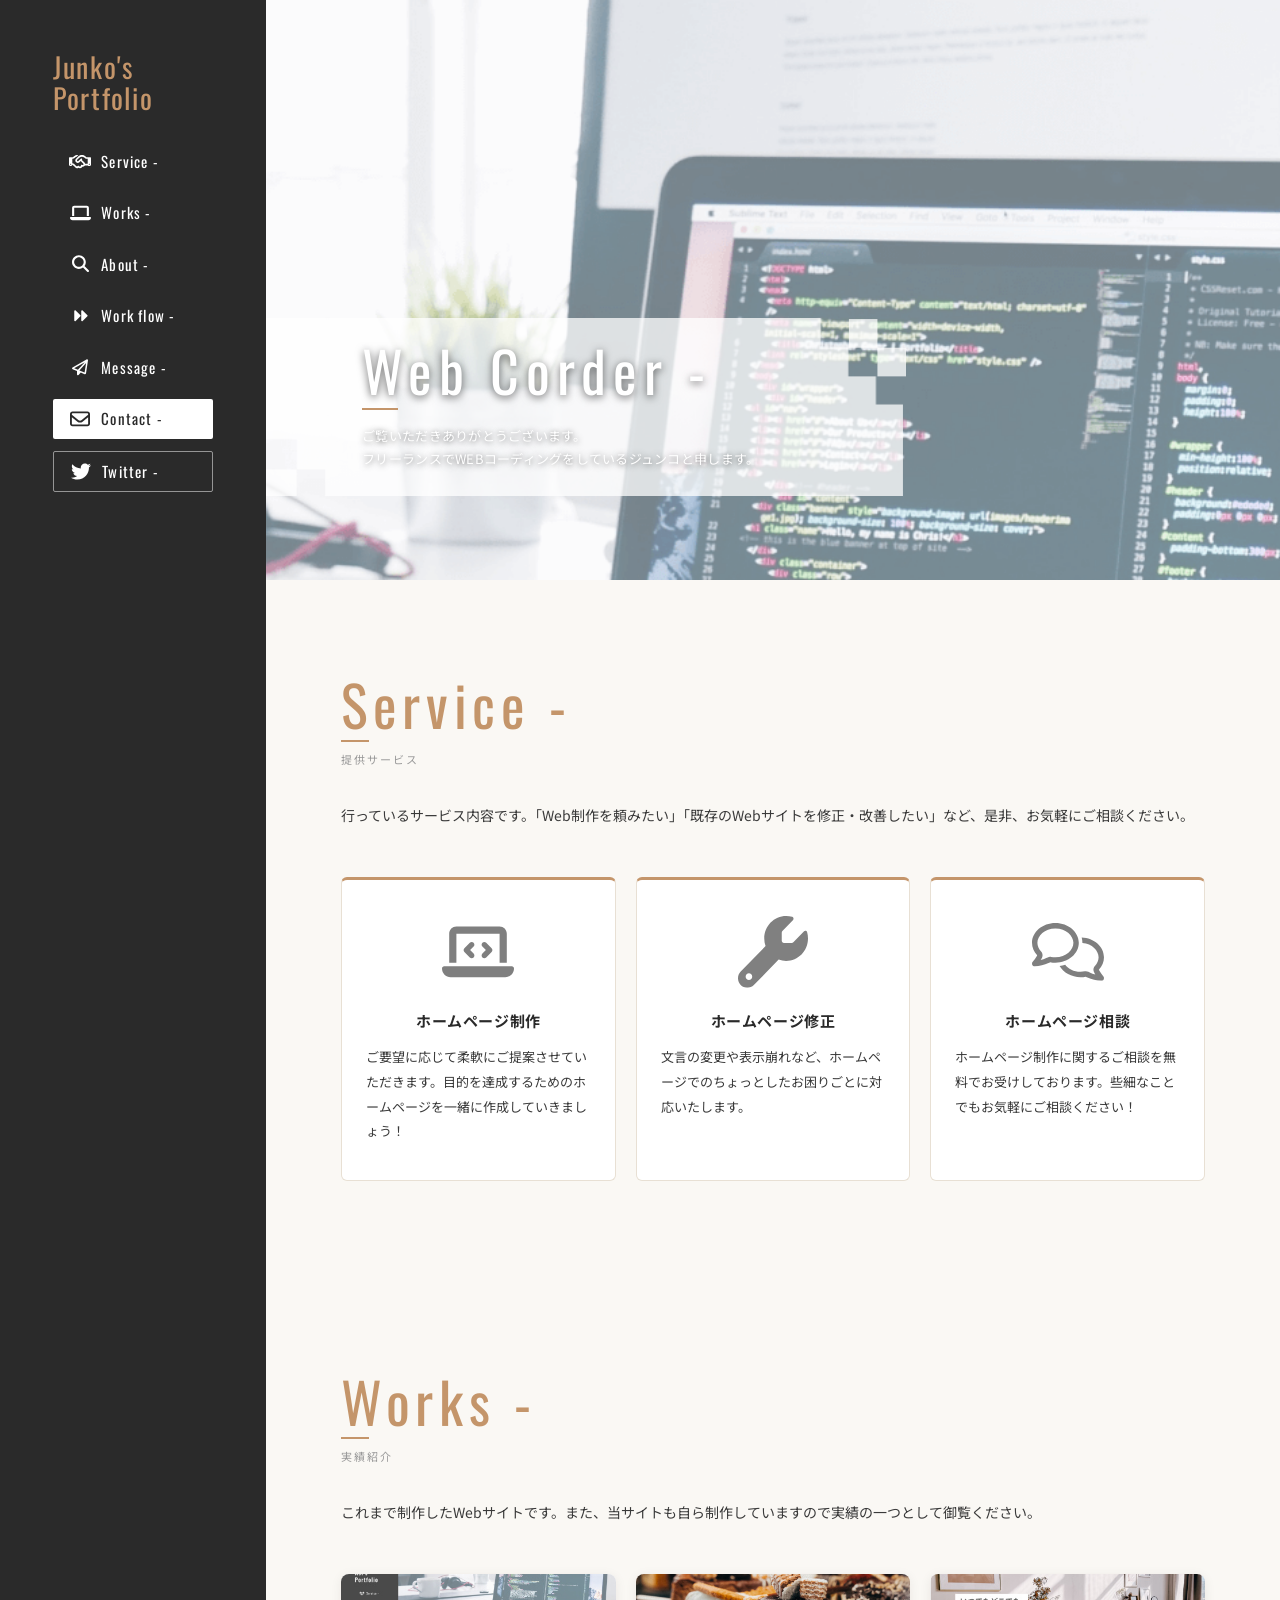
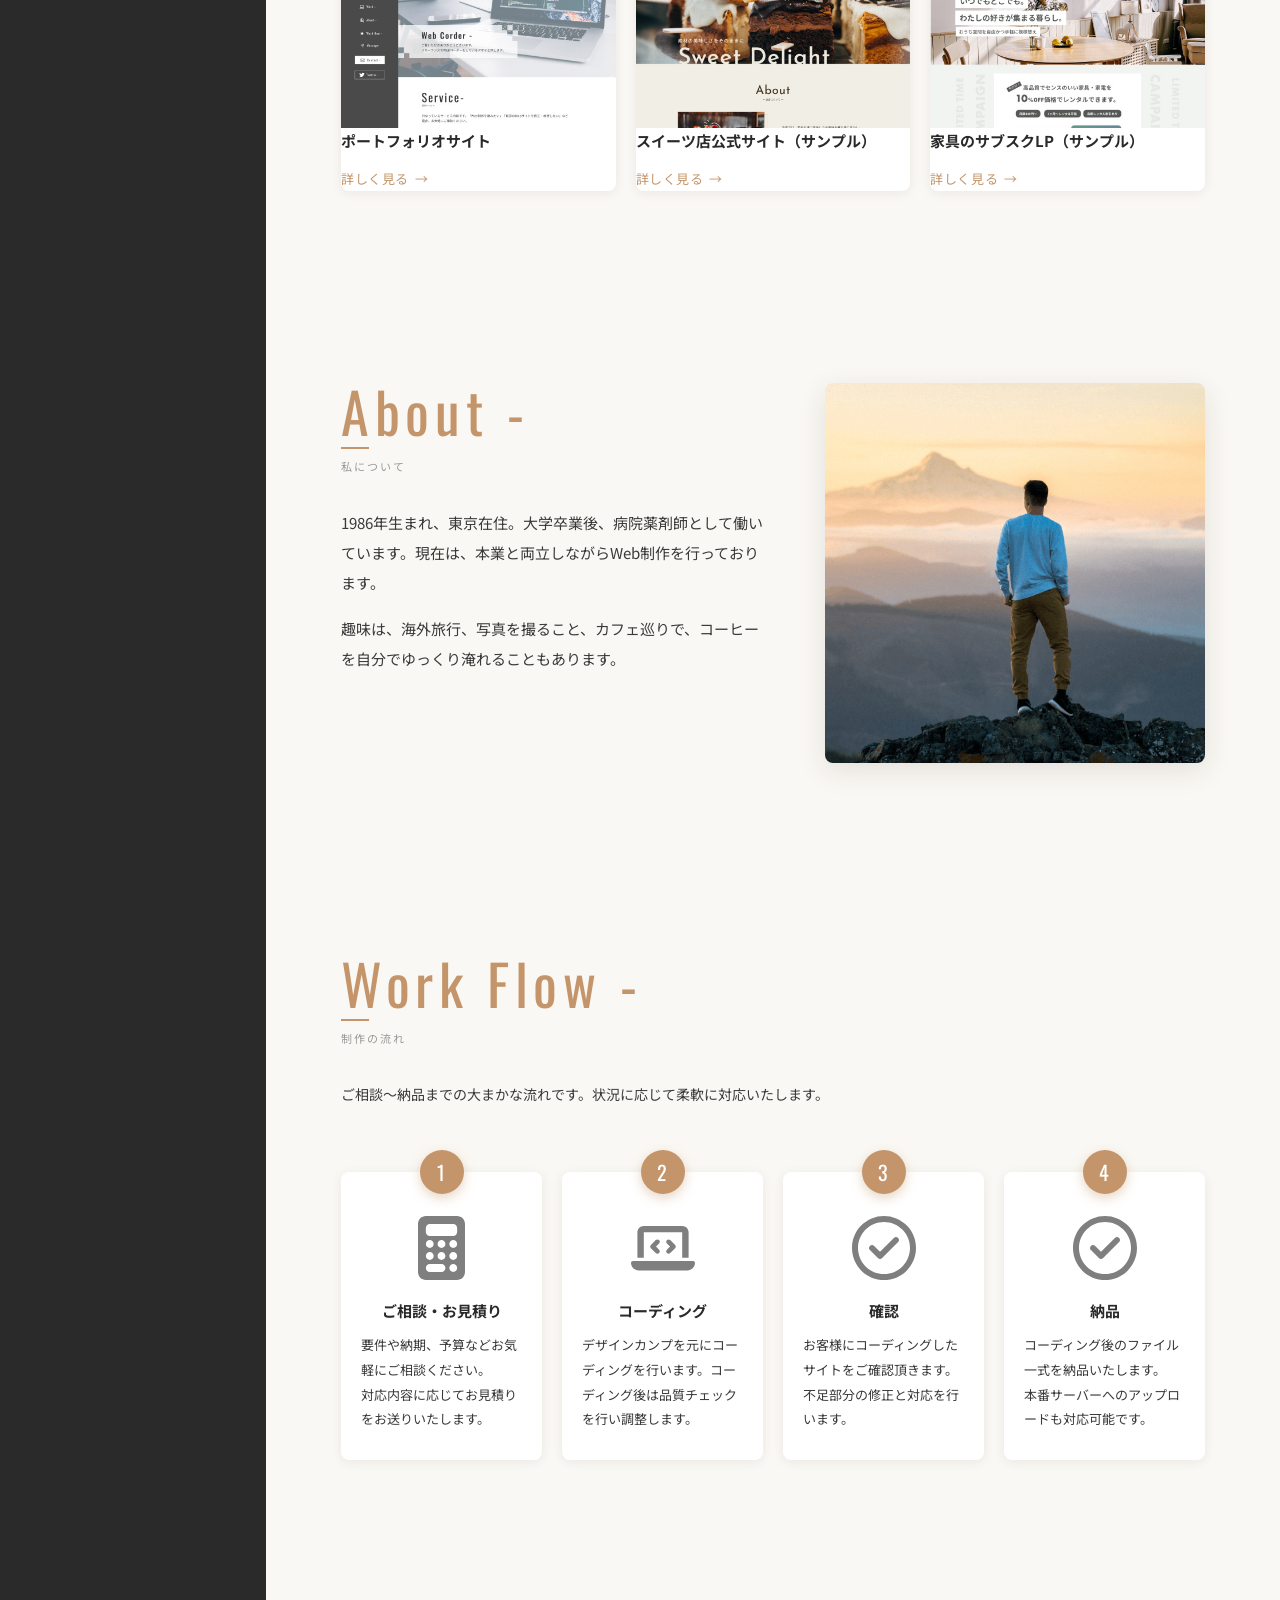
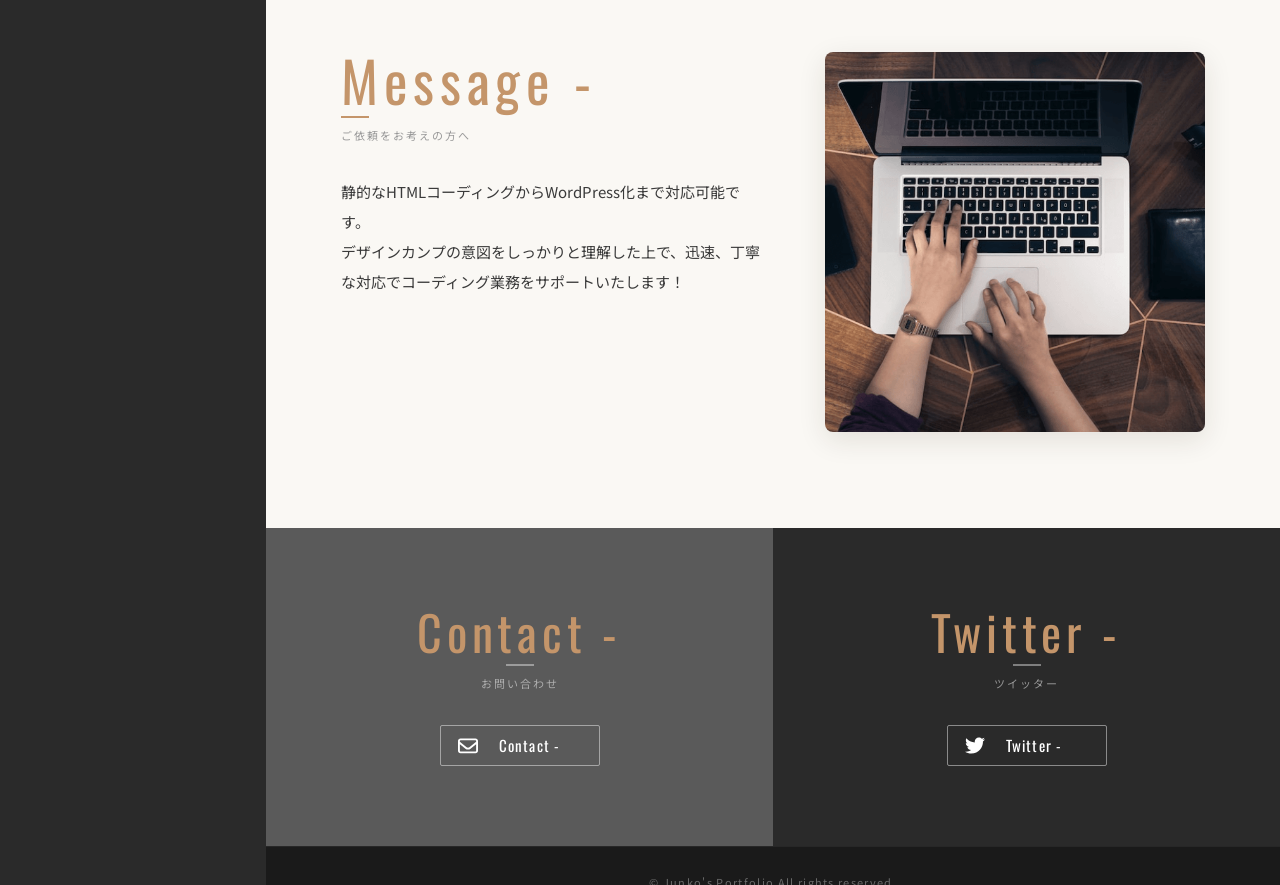
<file: index_old.html>
<!DOCTYPE html>
<html lang="ja">
  <head>
    <meta charset="UTF-8" />
    <meta name="viewport" content="width=device-width, initial-scale=1.0" />

    <!-- 検索にヒットさせない -->
    <meta name="robots" content="noindex" />
    <title>ポートフォリオサイト</title>
    <meta
      name="description"
      content="フリーランスWEBコーダーのポートフォリオサイトです。「Web制作を頼みたい」「既存のWebサイトを修正・改善したい」などぜひ、お気軽にご相談ください"
    />

    <!-- Google Fonts -->
    <link rel="preconnect" href="https://fonts.googleapis.com" />
    <link rel="preconnect" href="https://fonts.gstatic.com" crossorigin />
    <link
      href="https://fonts.googleapis.com/css2?family=Noto+Sans+JP:wght@100..900&family=Oswald:wght@200..700&display=swap"
      rel="stylesheet"
    />
    <!-- スタイルシート -->
    <link rel="stylesheet" href="./css/reset.css" />
    <link rel="stylesheet" href="./css/style.css" />
  </head>
  <body>
    <div class="wrapper">
      <header class="header">
        <div class="header__container">
          <div class="header__logo">Junko's<br />Portfolio</div>
          <button
            type="button"
            id="js-button-drawer"
            class="header__menu-button"
          >
            Menu
          </button>
          <div id="js-drawer" class="header__contents">
            <nav class="header__nav">
              <ul class="header__nav-list">
                <li class="header__nav-item">
                  <a href="#service" class="header__nav-link button">
                    <span class="button__icon">
                      <svg
                        width="24"
                        height="15"
                        viewBox="0 0 24 15"
                        fill="none"
                        xmlns="http://www.w3.org/2000/svg"
                      >
                        <path
                          d="M10.2075 0.428596L8.29125 2.33175C7.7175 2.48818 7.185 2.77495 6.735 3.16974L5.7375 4.05241C5.355 4.39133 4.85625 4.57755 4.3425 4.57755H3.6V9.34475C4.365 9.3671 5.0925 9.67622 5.63625 10.2163L6.97125 11.5421L7.23375 11.8028L8.24625 12.8084C8.47875 13.0393 8.86125 13.0393 9.09375 12.8084C9.1575 12.7451 9.20625 12.6706 9.2325 12.5924C9.3375 12.3056 9.58125 12.0896 9.88125 12.0226C10.1813 11.9555 10.4963 12.0449 10.7138 12.2647L11.1188 12.6594C11.5538 13.0915 12.2588 13.0915 12.69 12.6594C12.8925 12.4583 13.0013 12.2013 13.0125 11.9369C13.0275 11.6092 13.2225 11.3187 13.5225 11.1771C13.8225 11.0356 14.1713 11.0654 14.4375 11.2554C14.79 11.5049 15.2813 11.4714 15.5963 11.1585C15.9488 10.8084 15.9488 10.2423 15.5963 9.89596L12.7538 7.07288L11.4112 8.30193C10.3875 9.24047 8.81625 9.25537 7.77375 8.33545C6.585 7.28517 6.55875 5.45278 7.71375 4.36899L10.3425 1.90345C11.37 0.94256 12.7275 0.40625 14.1413 0.40625C15.495 0.40625 16.8038 0.901592 17.8125 1.79172L18.9413 2.78985H20.4H21.9H23.4C23.73 2.78985 24 3.05801 24 3.38575V11.1325C24 11.7917 23.4638 12.3243 22.8 12.3243H21.6C21.1575 12.3243 20.7675 12.0859 20.5613 11.7284H17.3775C17.25 11.9779 17.0813 12.2162 16.8713 12.4248C16.23 13.0617 15.3413 13.3112 14.5088 13.1734C14.3738 13.4453 14.19 13.6985 13.9613 13.9257C12.9375 14.9425 11.3363 15.043 10.1963 14.2274C9.255 15.0021 7.8525 14.9537 6.97125 14.0747L5.9625 13.0691L5.7 12.8084L4.365 11.4825C4.15875 11.2777 3.88875 11.1585 3.6 11.1362C3.6 11.7917 3.06 12.3243 2.4 12.3243H1.2C0.53625 12.3243 0 11.7917 0 11.1325V3.38575C0 3.05801 0.27 2.78985 0.6 2.78985H2.1H3.6H4.3425C4.4175 2.78985 4.48875 2.76378 4.54125 2.71536L5.535 1.83641C6.58125 0.91649 7.9275 0.40625 9.32625 0.40625H9.7125C9.8775 0.40625 10.0463 0.413699 10.2075 0.428596ZM20.4 9.94065V4.57755H18.6C18.3788 4.57755 18.165 4.49561 18.0038 4.35036L16.62 3.12877C15.9375 2.52542 15.0563 2.19395 14.1413 2.19395C13.1888 2.19395 12.2738 2.55522 11.58 3.20326L8.95125 5.66879C8.565 6.03378 8.5725 6.6483 8.97 6.9984C9.31875 7.30752 9.8475 7.30007 10.1888 6.98722L12.885 4.51424C13.2488 4.17904 13.8188 4.20139 14.1563 4.56638C14.4938 4.93137 14.4713 5.49375 14.1038 5.82894L14.0738 5.85874L16.8638 8.62967C17.2388 9.00211 17.4825 9.46021 17.5913 9.93693H20.4V9.94065ZM2.4 10.5366C2.4 10.3785 2.33679 10.2269 2.22426 10.1152C2.11174 10.0034 1.95913 9.94065 1.8 9.94065C1.64087 9.94065 1.48826 10.0034 1.37574 10.1152C1.26321 10.2269 1.2 10.3785 1.2 10.5366C1.2 10.6946 1.26321 10.8462 1.37574 10.9579C1.48826 11.0697 1.64087 11.1325 1.8 11.1325C1.95913 11.1325 2.11174 11.0697 2.22426 10.9579C2.33679 10.8462 2.4 10.6946 2.4 10.5366ZM22.2 11.1325C22.3591 11.1325 22.5117 11.0697 22.6243 10.9579C22.7368 10.8462 22.8 10.6946 22.8 10.5366C22.8 10.3785 22.7368 10.2269 22.6243 10.1152C22.5117 10.0034 22.3591 9.94065 22.2 9.94065C22.0409 9.94065 21.8883 10.0034 21.7757 10.1152C21.6632 10.2269 21.6 10.3785 21.6 10.5366C21.6 10.6946 21.6632 10.8462 21.7757 10.9579C21.8883 11.0697 22.0409 11.1325 22.2 11.1325Z"
                          class="button__icon-path"
                        />
                      </svg>
                    </span>
                    <span class="button__text">Service -</span>
                  </a>
                </li>
                <li class="header__nav-item">
                  <a href="#works" class="header__nav-link button">
                    <span class="button__icon">
                      <svg
                        width="21"
                        height="16"
                        viewBox="0 0 21 16"
                        fill="none"
                        xmlns="http://www.w3.org/2000/svg"
                      >
                        <path
                          d="M4.2 0.635498C3.04172 0.635498 2.1 1.57078 2.1 2.72115V11.0638H4.2V2.72115H16.8V11.0638H18.9V2.72115C18.9 1.57078 17.9583 0.635498 16.8 0.635498H4.2ZM0.63 12.1066C0.282187 12.1066 0 12.3868 0 12.7323C0 14.114 1.12875 15.2351 2.52 15.2351H18.48C19.8712 15.2351 21 14.114 21 12.7323C21 12.3868 20.7178 12.1066 20.37 12.1066H0.63Z"
                          class="button__icon-path"
                        />
                      </svg>
                    </span>
                    <span class="button__text">Works -</span>
                  </a>
                </li>
                <li class="header__nav-item">
                  <a href="#about" class="header__nav-link button">
                    <span class="button__icon">
                      <svg
                        width="17"
                        height="18"
                        viewBox="0 0 17 18"
                        fill="none"
                        xmlns="http://www.w3.org/2000/svg"
                      >
                        <path
                          d="M13.8125 7.04143C13.8125 8.55504 13.3178 9.95324 12.4844 11.0876L16.6879 15.2657C17.1029 15.6779 17.1029 16.3473 16.6879 16.7595C16.2729 17.1717 15.5988 17.1717 15.1838 16.7595L10.9803 12.5814C9.83808 13.4124 8.43027 13.9005 6.90625 13.9005C3.09121 13.9005 0 10.8304 0 7.04143C0 3.25246 3.09121 0.182373 6.90625 0.182373C10.7213 0.182373 13.8125 3.25246 13.8125 7.04143ZM6.90625 11.79C7.53413 11.79 8.15587 11.6672 8.73595 11.4285C9.31604 11.1899 9.84312 10.8401 10.2871 10.3992C10.7311 9.95824 11.0833 9.43476 11.3235 8.85863C11.5638 8.28251 11.6875 7.66502 11.6875 7.04143C11.6875 6.41784 11.5638 5.80035 11.3235 5.22423C11.0833 4.64811 10.7311 4.12463 10.2871 3.68368C9.84312 3.24273 9.31604 2.89296 8.73595 2.65432C8.15587 2.41568 7.53413 2.29285 6.90625 2.29285C6.27837 2.29285 5.65663 2.41568 5.07654 2.65432C4.49646 2.89296 3.96938 3.24273 3.5254 3.68368C3.08142 4.12463 2.72923 4.64811 2.48895 5.22423C2.24867 5.80035 2.125 6.41784 2.125 7.04143C2.125 7.66502 2.24867 8.28251 2.48895 8.85863C2.72923 9.43476 3.08142 9.95824 3.5254 10.3992C3.96938 10.8401 4.49646 11.1899 5.07654 11.4285C5.65663 11.6672 6.27837 11.79 6.90625 11.79Z"
                          class="button__icon-path"
                        />
                      </svg>
                    </span>
                    <span class="button__text">About -</span>
                  </a>
                </li>
                <li class="header__nav-item">
                  <a href="#workflow" class="header__nav-link button">
                    <span class="button__icon">
                      <svg
                        width="16"
                        height="16"
                        viewBox="0 0 16 16"
                        fill="none"
                        xmlns="http://www.w3.org/2000/svg"
                      >
                        <path
                          d="M8.43454 7.15642C8.7598 7.47765 8.7598 8.00275 8.43455 8.32398L3.65356 13.0459C3.13521 13.5578 2.25649 13.1906 2.25649 12.4621L2.25649 3.01832C2.25649 2.28979 3.13521 1.92261 3.65355 2.43454L8.43454 7.15642Z"
                          class="button__icon-path"
                        />
                        <path
                          d="M15.4089 7.15642C15.7342 7.47765 15.7342 8.00275 15.4089 8.32398L10.6279 13.0459C10.1096 13.5578 9.23085 13.1906 9.23085 12.4621L9.23085 3.01832C9.23085 2.28979 10.1096 1.92261 10.6279 2.43454L15.4089 7.15642Z"
                          class="button__icon-path"
                        />
                      </svg>
                    </span>
                    <span class="button__text">Work flow -</span>
                  </a>
                </li>
                <li class="header__nav-item">
                  <a href="#message" class="header__nav-link button">
                    <span class="button__icon">
                      <svg
                        width="16"
                        height="17"
                        viewBox="0 0 16 17"
                        fill="none"
                        xmlns="http://www.w3.org/2000/svg"
                      >
                        <path
                          d="M0.502817 8.41785C-0.203433 8.81822 -0.137808 9.88587 0.615317 10.1962L4.99969 12.0119V15.2179C4.99969 15.7797 5.45594 16.2328 6.02157 16.2328C6.32469 16.2328 6.61219 16.0994 6.80594 15.8666L8.74344 13.5606L12.6153 15.1621C13.2059 15.4073 13.8903 15.0224 13.9872 14.3955L15.9872 1.4843C16.0466 1.10876 15.8809 0.730116 15.5653 0.515964C15.2497 0.301812 14.8372 0.28319 14.5028 0.472513L0.502817 8.41785ZM2.13094 9.20928L12.8028 3.15406L5.94032 10.7704L5.97782 10.8014L2.13094 9.20928ZM12.6028 13.5451L7.39657 11.388L14.0872 3.96101L12.6028 13.5451Z"
                          class="button__icon-path"
                        />
                      </svg>
                    </span>
                    <span class="button__text">Message -</span>
                  </a>
                </li>
                <li class="header__nav-item">
                  <a href="#contact" class="header__nav-link button button--bg">
                    <span class="button__icon">
                      <svg
                        width="20"
                        height="16"
                        viewBox="0 0 20 16"
                        fill="none"
                        xmlns="http://www.w3.org/2000/svg"
                      >
                        <path
                          d="M2.5 2.28406C2.15625 2.28406 1.875 2.56339 1.875 2.90479V3.76217L8.61328 9.25563C9.42188 9.91515 10.582 9.91515 11.3906 9.25563L18.125 3.76217V2.90479C18.125 2.56339 17.8438 2.28406 17.5 2.28406H2.5ZM1.875 6.17138V12.8365C1.875 13.1779 2.15625 13.4572 2.5 13.4572H17.5C17.8438 13.4572 18.125 13.1779 18.125 12.8365V6.17138L12.5781 10.6949C11.0781 11.917 8.91797 11.917 7.42188 10.6949L1.875 6.17138ZM0 2.90479C0 1.53531 1.12109 0.421875 2.5 0.421875H17.5C18.8789 0.421875 20 1.53531 20 2.90479V12.8365C20 14.2059 18.8789 15.3194 17.5 15.3194H2.5C1.12109 15.3194 0 14.2059 0 12.8365V2.90479Z"
                          class="button__icon-path button__icon-path--contact"
                        />
                      </svg>
                    </span>
                    <span class="button__text">Contact -</span>
                  </a>
                </li>
                <li class="header__nav-item">
                  <a
                    href="#twitter"
                    class="header__nav-link button button--border"
                  >
                    <span class="button__icon">
                      <svg
                        width="20"
                        height="21"
                        viewBox="0 0 20 21"
                        fill="none"
                        xmlns="http://www.w3.org/2000/svg"
                      >
                        <path
                          d="M17.9441 6.40799C17.9568 6.58444 17.9568 6.76092 17.9568 6.93736C17.9568 12.3191 13.8325 18.5201 6.29441 18.5201C3.97207 18.5201 1.81473 17.8521 0 16.6926C0.329961 16.7304 0.647187 16.743 0.989844 16.743C2.90605 16.743 4.67004 16.1002 6.07867 15.0037C4.27664 14.9659 2.76648 13.7937 2.24617 12.1805C2.5 12.2183 2.75379 12.2435 3.02031 12.2435C3.38832 12.2435 3.75637 12.193 4.09898 12.1049C2.22082 11.7267 0.812148 10.0883 0.812148 8.10949V8.05909C1.35781 8.36158 1.99238 8.55063 2.66492 8.57581C1.56086 7.84479 0.837539 6.59704 0.837539 5.18543C0.837539 4.42922 1.04055 3.73602 1.3959 3.13105C3.41367 5.60136 6.44668 7.21459 9.84766 7.39107C9.78422 7.08858 9.74613 6.77353 9.74613 6.45843C9.74613 4.21496 11.5736 2.38745 13.8451 2.38745C15.0253 2.38745 16.0913 2.87899 16.84 3.67302C17.7664 3.49658 18.6547 3.15626 19.4416 2.68994C19.137 3.63523 18.4898 4.42926 17.6395 4.93337C18.4644 4.84519 19.2639 4.61827 19.9999 4.30322C19.4416 5.10981 18.7436 5.82819 17.9441 6.40799Z"
                          class="button__icon-path"
                        />
                      </svg>
                    </span>
                    <span class="button__text">Twitter - </span>
                  </a>
                </li>
              </ul>
            </nav>
          </div>
        </div>
      </header>

      <main class="main">
        <div class="fv">
          <picture class="fv__img">
            <source
              media="(min-width: 768px)"
              srcset="./img/img_fv.png"
              alt=""
            />
            <img src="./img/sp/img_fv.png" alt="" />
          </picture>
          <div class="fv__contents">
            <h1 class="fv__heading">
              <span class="fv__heading-main">Web Corder -</span>
              <span class="fv__heading-sub"
                >ご覧いただきありがとうございます。<br />フリーランスでWEBコーディングをしているジュンコと申します。</span
              >
            </h1>
          </div>
        </div>
        <section id="service" class="section service">
          <div class="section__inner">
            <h2 class="section__head">
              <span class="section__head-main">Service -</span>
              <span class="section__head-sub">提供サービス</span>
            </h2>
            <p class="section__lead-text">
              行っているサービス内容です。「Web制作を頼みたい」「既存のWebサイトを修正・改善したい」など、是非、お気軽にご相談ください。
            </p>
            <div class="section__contents">
              <ul class="service__list">
                <li class="service__item">
                  <div class="service__item-img">
                    <img src="./img/img_service1.svg" alt="" />
                  </div>
                  <h3 class="service__item-name">ホームページ制作</h3>
                  <p class="service__item-text">
                    ご要望に応じて柔軟にご提案させていただきます。目的を達成するためのホームページを一緒に作成していきましょう！
                  </p>
                </li>
                <li class="service__item">
                  <div class="service__item-img">
                    <img src="./img/img_service2.svg" alt="" />
                  </div>
                  <h3 class="service__item-name">ホームページ修正</h3>
                  <p class="service__item-text">
                    文言の変更や表示崩れなど、ホームページでのちょっとしたお困りごとに対応いたします。
                  </p>
                </li>
                <li class="service__item">
                  <div class="service__item-img">
                    <img src="./img/img_service3.svg" alt="" />
                  </div>
                  <h3 class="service__item-name">ホームページ相談</h3>
                  <p class="service__item-text">
                    ホームページ制作に関するご相談を無料でお受けしております。些細なことでもお気軽にご相談ください！
                  </p>
                </li>
              </ul>
            </div>
          </div>
        </section>
        <section class="section works">
          <div class="section__inner">
            <h2 class="section__head">
              <span class="section__head-main">Works -</span>
              <span class="section__head-sub">実績紹介</span>
            </h2>
            <p class="section__lead-text">
              これまで制作したWebサイトです。また、当サイトも自ら制作していますので実績の一つとして御覧ください。
            </p>

            <div class="section__contents">
              <ul class="works__list">
                <li class="works__item">
                  <div class="works__item-img">
                    <img src="./img/img_works1.jpg" alt="" />
                  </div>
                  <h3 class="works__item-name">ポートフォリオサイト</h3>
                  <a href="#" class="works__item-link">詳しく見る</a>
                </li>
                <li class="works__item">
                  <div class="works__item-img">
                    <img src="./img/img_works2.jpg" alt="" />
                  </div>
                  <h3 class="works__item-name">
                    スイーツ店公式サイト（サンプル）
                  </h3>
                  <a href="#" target="_blank" class="works__item-link"
                    >詳しく見る</a
                  >
                </li>
                <li class="works__item">
                  <div class="works__item-img">
                    <img src="./img/img_works3.jpg" alt="" />
                  </div>
                  <h3 class="works__item-name">家具のサブスクLP（サンプル）</h3>
                  <a href="#" target="_blank" class="works__item-link"
                    >詳しく見る</a
                  >
                </li>
              </ul>
            </div>
          </div>
        </section>

        <section class="section about">
          <div class="section__inner">
            <div class="about__container">
              <div class="about__img">
                <img src="./img/img_about.png" alt="" />
              </div>
              <div class="about__text-contents">
                <h2 class="section__head">
                  <span class="section__head-main">About -</span>
                  <span class="section__head-sub">私について</span>
                </h2>
                <p class="about__text">
                  1986年生まれ、東京在住。大学卒業後、病院薬剤師として働いています。現在は、本業と両立しながらWeb制作を行っております。
                </p>
                <p class="about__text">
                  趣味は、海外旅行、写真を撮ること、カフェ巡りで、コーヒーを自分でゆっくり淹れることもあります。
                </p>
              </div>
            </div>
          </div>
        </section>
        <section id="class" class="section flow">
          <div class="section__inner">
            <h2 class="section__head">
              <span class="section__head-main">Work Flow -</span>
              <span class="section__head-sub">制作の流れ</span>
            </h2>
            <p class="section__lead-text">
              ご相談〜納品までの大まかな流れです。状況に応じて柔軟に対応いたします。
            </p>
            <div class="section__contents">
              <ol class="flow__list">
                <li class="flow__item">
                  <p class="flow__item-num">1</p>
                  <div class="flow__item-img">
                    <img src="./img/img_flow1.svg" alt="" />
                  </div>
                  <h3 class="flow__item-name">ご相談・お見積り</h3>
                  <p class="flow__item-text">
                    要件や納期、予算などお気軽にご相談ください。<br />
                    対応内容に応じてお見積りをお送りいたします。
                  </p>
                </li>
                <li class="flow__item">
                  <p class="flow__item-num">2</p>
                  <div class="flow__item-img">
                    <img src="./img/img_flow2.svg" alt="" />
                  </div>

                  <h3 class="flow__item-name">コーディング</h3>
                  <p class="flow__item-text">
                    デザインカンプを元にコーディングを行います。コーディング後は品質チェックを行い調整します。
                  </p>
                </li>
                <li class="flow__item">
                  <p class="flow__item-num">3</p>
                  <div class="flow__item-img">
                    <img src="./img/img_flow3.svg" alt="" />
                  </div>

                  <h3 class="flow__item-name">確認</h3>
                  <p class="flow__item-text">
                    お客様にコーディングしたサイトをご確認頂きます。不足部分の修正と対応を行います。
                  </p>
                </li>
                <li class="flow__item">
                  <p class="flow__item-num">4</p>
                  <div class="flow__item-img">
                    <img src="./img/img_flow3.svg" alt="" />
                  </div>

                  <h3 class="flow__item-name">納品</h3>
                  <p class="flow__item-text">
                    コーディング後のファイル一式を納品いたします。<br />本番サーバーへのアップロードも対応可能です。
                  </p>
                </li>
              </ol>
            </div>
          </div>
        </section>

        <section class="section message">
          <div class="section__inner">
            <div class="message__container">
              <div class="message__img">
                <img src="./img/img_message.png" alt="" />
              </div>
              <div class="message__text-contents">
                <h2 class="section__head">
                  <span class="section__head-main">Message -</span>
                  <span class="section__head-sub">ご依頼をお考えの方へ</span>
                </h2>
                <p class="message__text">
                  静的なHTMLコーディングからWordPress化まで対応可能です。<br />デザインカンプの意図をしっかりと理解した上で、迅速、丁寧な対応でコーディング業務をサポートいたします！
                </p>
              </div>
            </div>
          </div>
        </section>

        <div class="page-bottom">
          <div class="page-bottom__item page-bottom__item--contact">
            <h2 class="section__head section__head--center">
              <span class="section__head-main">Contact -</span>
              <span class="section__head-sub">お問い合わせ</span>
            </h2>
            <a
              href="#"
              target="_blank"
              class="page-bottom__button button button--border"
            >
              <span class="button__icon">
                <svg
                  width="20"
                  height="16"
                  viewBox="0 0 20 16"
                  fill="none"
                  xmlns="http://www.w3.org/2000/svg"
                >
                  <path
                    d="M2.5 2.28406C2.15625 2.28406 1.875 2.56339 1.875 2.90479V3.76217L8.61328 9.25563C9.42188 9.91515 10.582 9.91515 11.3906 9.25563L18.125 3.76217V2.90479C18.125 2.56339 17.8438 2.28406 17.5 2.28406H2.5ZM1.875 6.17138V12.8365C1.875 13.1779 2.15625 13.4572 2.5 13.4572H17.5C17.8438 13.4572 18.125 13.1779 18.125 12.8365V6.17138L12.5781 10.6949C11.0781 11.917 8.91797 11.917 7.42188 10.6949L1.875 6.17138ZM0 2.90479C0 1.53531 1.12109 0.421875 2.5 0.421875H17.5C18.8789 0.421875 20 1.53531 20 2.90479V12.8365C20 14.2059 18.8789 15.3194 17.5 15.3194H2.5C1.12109 15.3194 0 14.2059 0 12.8365V2.90479Z"
                    class="button__icon-path"
                  />
                </svg>
              </span>
              <span class="button__text">Contact -</span>
            </a>
          </div>
          <div class="page-bottom__item page-bottom__item--twitter">
            <h2 class="section__head section__head--center">
              <span class="section__head-main">Twitter -</span>
              <span class="section__head-sub">ツイッター</span>
            </h2>
            <a
              href="#"
              target="_blank"
              class="page-bottom__button button button--border"
            >
              <span class="button__icon">
                <svg
                  width="20"
                  height="21"
                  viewBox="0 0 20 21"
                  fill="none"
                  xmlns="http://www.w3.org/2000/svg"
                >
                  <path
                    d="M17.9441 6.40799C17.9568 6.58444 17.9568 6.76092 17.9568 6.93736C17.9568 12.3191 13.8325 18.5201 6.29441 18.5201C3.97207 18.5201 1.81473 17.8521 0 16.6926C0.329961 16.7304 0.647187 16.743 0.989844 16.743C2.90605 16.743 4.67004 16.1002 6.07867 15.0037C4.27664 14.9659 2.76648 13.7937 2.24617 12.1805C2.5 12.2183 2.75379 12.2435 3.02031 12.2435C3.38832 12.2435 3.75637 12.193 4.09898 12.1049C2.22082 11.7267 0.812148 10.0883 0.812148 8.10949V8.05909C1.35781 8.36158 1.99238 8.55063 2.66492 8.57581C1.56086 7.84479 0.837539 6.59704 0.837539 5.18543C0.837539 4.42922 1.04055 3.73602 1.3959 3.13105C3.41367 5.60136 6.44668 7.21459 9.84766 7.39107C9.78422 7.08858 9.74613 6.77353 9.74613 6.45843C9.74613 4.21496 11.5736 2.38745 13.8451 2.38745C15.0253 2.38745 16.0913 2.87899 16.84 3.67302C17.7664 3.49658 18.6547 3.15626 19.4416 2.68994C19.137 3.63523 18.4898 4.42926 17.6395 4.93337C18.4644 4.84519 19.2639 4.61827 19.9999 4.30322C19.4416 5.10981 18.7436 5.82819 17.9441 6.40799Z"
                    class="button__icon-path"
                  />
                </svg>
              </span>
              <span class="button__text">Twitter -</span>
            </a>
          </div>
        </div>

        <footer class="footer">
          <small class="footer__copy"
            >&copy; Junko's Portfolio All rights reserved.</small
          >
        </footer>
      </main>
    </div>

    <!-- jQuery -->
    <script src="https://ajax.googleapis.com/ajax/libs/jquery/3.7.1/jquery.min.js"></script>
    <script src="./js_old/index.js"></script>
  </body>
</html>
</file>
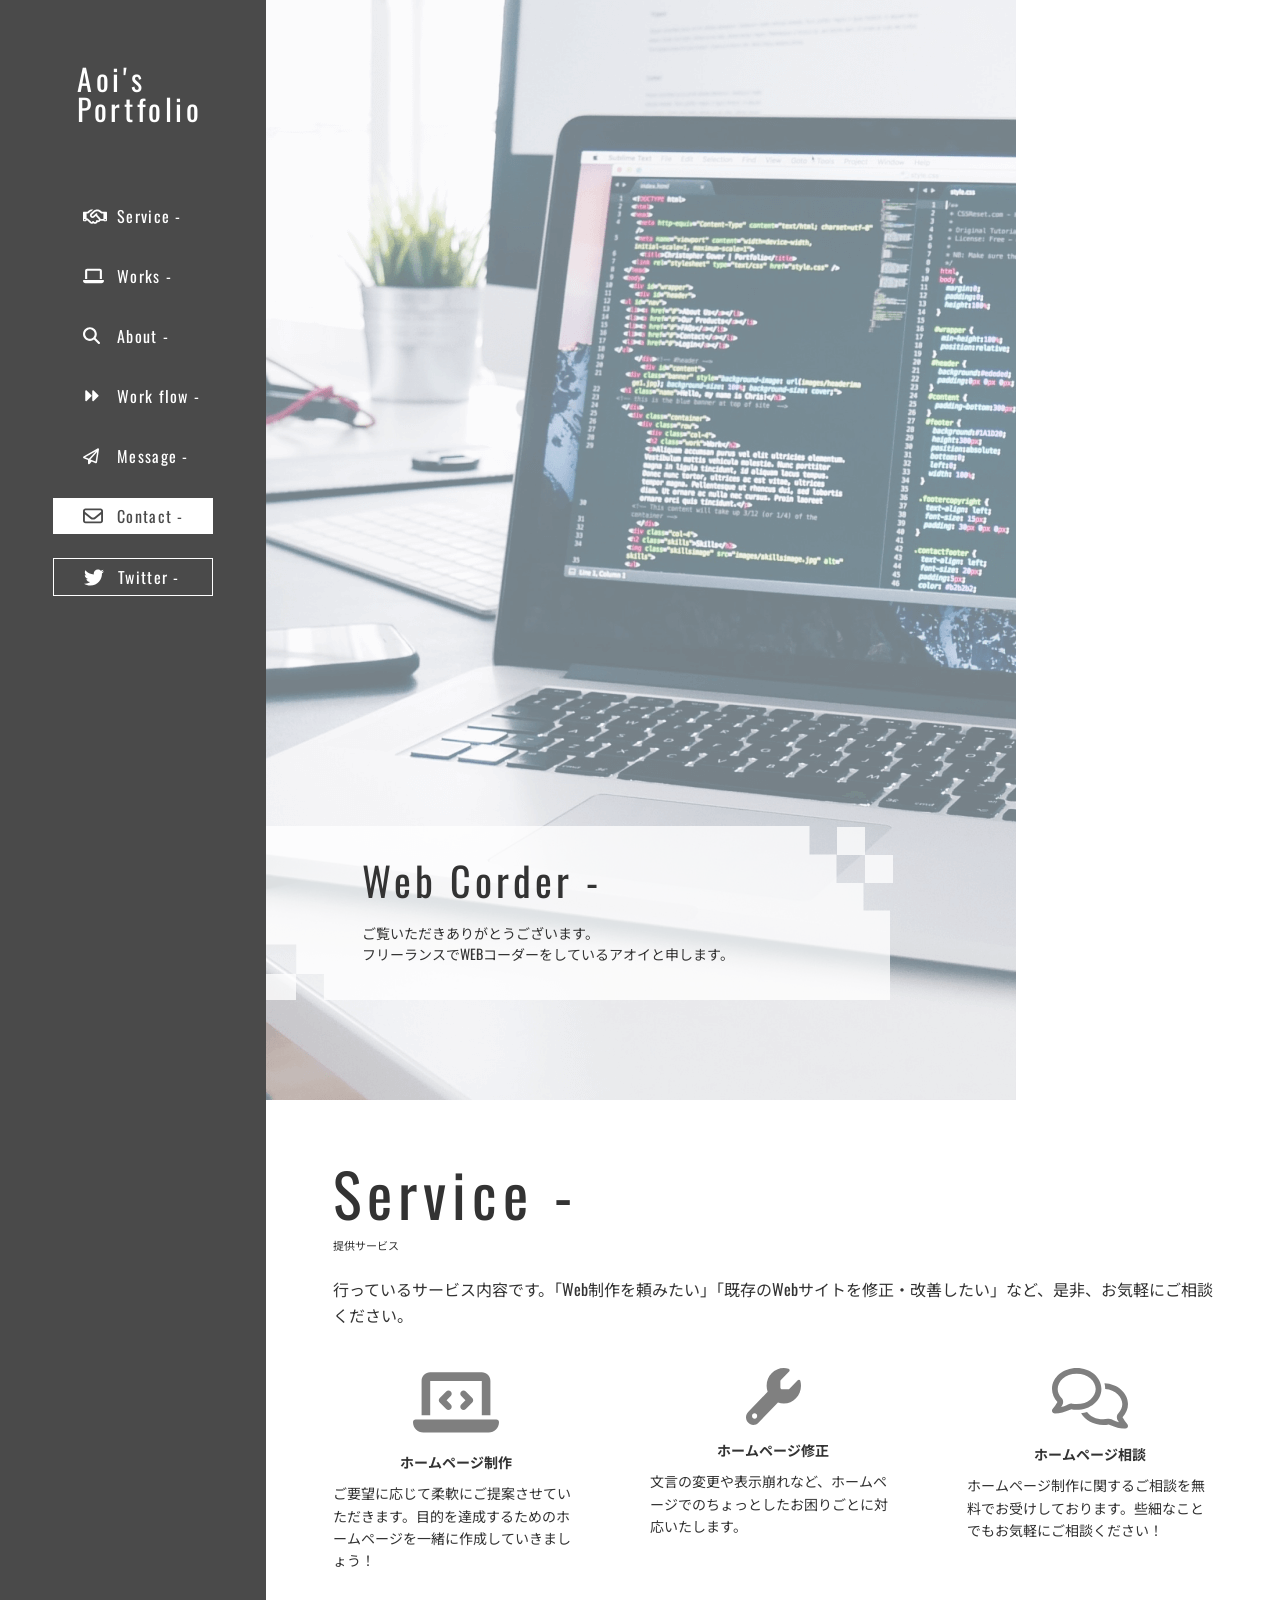
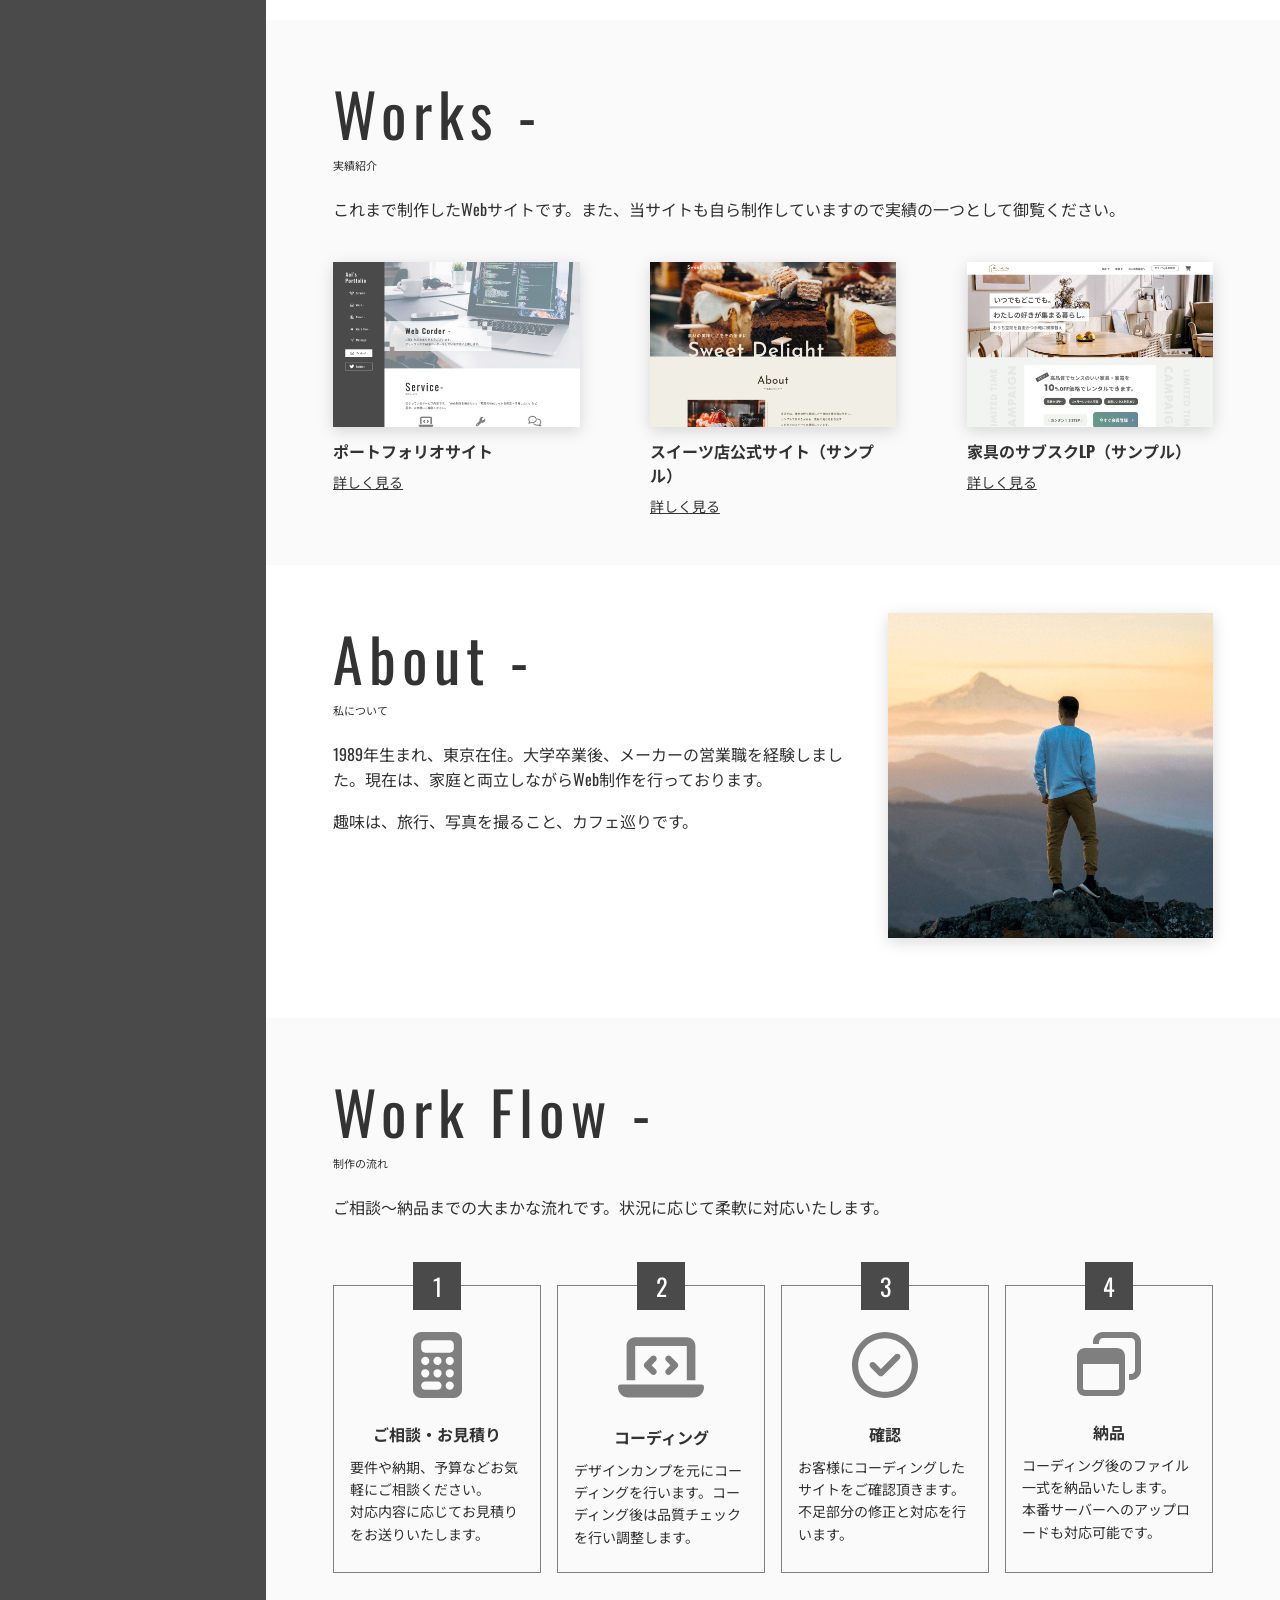
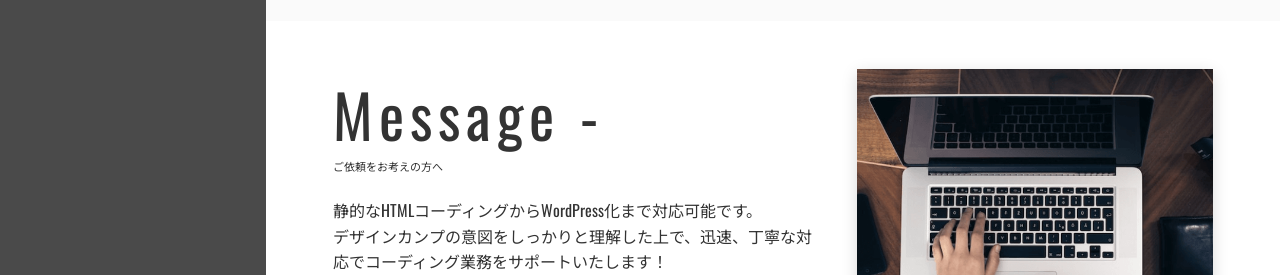
<file: complete/complete_index.html>
<!DOCTYPE html>
<html lang="ja">
  <head>
    <meta charset="UTF-8" />
    <meta name="viewport" content="width=device-width, initial-scale=1.0" />

    <!-- 検索にヒットさせない -->
    <meta name="robots" content="noindex" />

    <title>ポートフォリオサイト</title>
    <meta name="description" content="フリーランスWEBコーダーのアオイのポートフォリオサイトです。「Web制作を頼みたい」「既存のWebサイトを修正・改善したい」などぜひ、お気軽にご相談ください。" />

    <!-- Google Fonts -->
    <link rel="preconnect" href="https://fonts.googleapis.com" />
    <link rel="preconnect" href="https://fonts.gstatic.com" crossorigin />
    <link href="https://fonts.googleapis.com/css2?family=Noto+Sans+JP:wght@400;700&family=Oswald:wght@400;500&display=swap" rel="stylesheet" />

    <!-- スタイルシート -->
    <link rel="stylesheet" href="./css/reset.css" />
    <link rel="stylesheet" href="./css/style.css" />
  </head>
  <body>
    <div class="wrapper">
      <header class="header">
        <div class="header__container">
          <div class="header__logo">Aoi's<br />Portfolio</div>
          <button type="button" id="js-button-drawer" class="header__menu-button">Menu</button>

          <div id="js-drawer" class="header__contents">
            <nav class="header__nav">
              <ul class="header__nav-list">
                <li class="header__nav-item">
                  <a href="#service" class="header__nav-link button">
                    <span class="button__icon">
                      <svg width="24" height="15" viewBox="0 0 24 15" fill="none" xmlns="http://www.w3.org/2000/svg">
                        <path d="M10.2075 0.428596L8.29125 2.33175C7.7175 2.48818 7.185 2.77495 6.735 3.16974L5.7375 4.05241C5.355 4.39133 4.85625 4.57755 4.3425 4.57755H3.6V9.34475C4.365 9.3671 5.0925 9.67622 5.63625 10.2163L6.97125 11.5421L7.23375 11.8028L8.24625 12.8084C8.47875 13.0393 8.86125 13.0393 9.09375 12.8084C9.1575 12.7451 9.20625 12.6706 9.2325 12.5924C9.3375 12.3056 9.58125 12.0896 9.88125 12.0226C10.1813 11.9555 10.4963 12.0449 10.7138 12.2647L11.1188 12.6594C11.5538 13.0915 12.2588 13.0915 12.69 12.6594C12.8925 12.4583 13.0013 12.2013 13.0125 11.9369C13.0275 11.6092 13.2225 11.3187 13.5225 11.1771C13.8225 11.0356 14.1713 11.0654 14.4375 11.2554C14.79 11.5049 15.2813 11.4714 15.5963 11.1585C15.9488 10.8084 15.9488 10.2423 15.5963 9.89596L12.7538 7.07288L11.4112 8.30193C10.3875 9.24047 8.81625 9.25537 7.77375 8.33545C6.585 7.28517 6.55875 5.45278 7.71375 4.36899L10.3425 1.90345C11.37 0.94256 12.7275 0.40625 14.1413 0.40625C15.495 0.40625 16.8038 0.901592 17.8125 1.79172L18.9413 2.78985H20.4H21.9H23.4C23.73 2.78985 24 3.05801 24 3.38575V11.1325C24 11.7917 23.4638 12.3243 22.8 12.3243H21.6C21.1575 12.3243 20.7675 12.0859 20.5613 11.7284H17.3775C17.25 11.9779 17.0813 12.2162 16.8713 12.4248C16.23 13.0617 15.3413 13.3112 14.5088 13.1734C14.3738 13.4453 14.19 13.6985 13.9613 13.9257C12.9375 14.9425 11.3363 15.043 10.1963 14.2274C9.255 15.0021 7.8525 14.9537 6.97125 14.0747L5.9625 13.0691L5.7 12.8084L4.365 11.4825C4.15875 11.2777 3.88875 11.1585 3.6 11.1362C3.6 11.7917 3.06 12.3243 2.4 12.3243H1.2C0.53625 12.3243 0 11.7917 0 11.1325V3.38575C0 3.05801 0.27 2.78985 0.6 2.78985H2.1H3.6H4.3425C4.4175 2.78985 4.48875 2.76378 4.54125 2.71536L5.535 1.83641C6.58125 0.91649 7.9275 0.40625 9.32625 0.40625H9.7125C9.8775 0.40625 10.0463 0.413699 10.2075 0.428596ZM20.4 9.94065V4.57755H18.6C18.3788 4.57755 18.165 4.49561 18.0038 4.35036L16.62 3.12877C15.9375 2.52542 15.0563 2.19395 14.1413 2.19395C13.1888 2.19395 12.2738 2.55522 11.58 3.20326L8.95125 5.66879C8.565 6.03378 8.5725 6.6483 8.97 6.9984C9.31875 7.30752 9.8475 7.30007 10.1888 6.98722L12.885 4.51424C13.2488 4.17904 13.8188 4.20139 14.1563 4.56638C14.4938 4.93137 14.4713 5.49375 14.1038 5.82894L14.0738 5.85874L16.8638 8.62967C17.2388 9.00211 17.4825 9.46021 17.5913 9.93693H20.4V9.94065ZM2.4 10.5366C2.4 10.3785 2.33679 10.2269 2.22426 10.1152C2.11174 10.0034 1.95913 9.94065 1.8 9.94065C1.64087 9.94065 1.48826 10.0034 1.37574 10.1152C1.26321 10.2269 1.2 10.3785 1.2 10.5366C1.2 10.6946 1.26321 10.8462 1.37574 10.9579C1.48826 11.0697 1.64087 11.1325 1.8 11.1325C1.95913 11.1325 2.11174 11.0697 2.22426 10.9579C2.33679 10.8462 2.4 10.6946 2.4 10.5366ZM22.2 11.1325C22.3591 11.1325 22.5117 11.0697 22.6243 10.9579C22.7368 10.8462 22.8 10.6946 22.8 10.5366C22.8 10.3785 22.7368 10.2269 22.6243 10.1152C22.5117 10.0034 22.3591 9.94065 22.2 9.94065C22.0409 9.94065 21.8883 10.0034 21.7757 10.1152C21.6632 10.2269 21.6 10.3785 21.6 10.5366C21.6 10.6946 21.6632 10.8462 21.7757 10.9579C21.8883 11.0697 22.0409 11.1325 22.2 11.1325Z" class="button__icon-path" />
                      </svg>
                    </span>
                    <span class="button__text">Service -</span>
                  </a>
                </li>
                <li class="header__nav-item">
                  <a href="#works" class="header__nav-link button">
                    <span class="button__icon">
                      <svg width="21" height="16" viewBox="0 0 21 16" fill="none" xmlns="http://www.w3.org/2000/svg">
                        <path d="M4.2 0.635498C3.04172 0.635498 2.1 1.57078 2.1 2.72115V11.0638H4.2V2.72115H16.8V11.0638H18.9V2.72115C18.9 1.57078 17.9583 0.635498 16.8 0.635498H4.2ZM0.63 12.1066C0.282187 12.1066 0 12.3868 0 12.7323C0 14.114 1.12875 15.2351 2.52 15.2351H18.48C19.8712 15.2351 21 14.114 21 12.7323C21 12.3868 20.7178 12.1066 20.37 12.1066H0.63Z" class="button__icon-path" />
                      </svg>
                    </span>
                    <span class="button__text">Works -</span>
                  </a>
                </li>
                <li class="header__nav-item">
                  <a href="#about" class="header__nav-link button">
                    <span class="button__icon">
                      <svg width="17" height="18" viewBox="0 0 17 18" fill="none" xmlns="http://www.w3.org/2000/svg">
                        <path d="M13.8125 7.04143C13.8125 8.55504 13.3178 9.95324 12.4844 11.0876L16.6879 15.2657C17.1029 15.6779 17.1029 16.3473 16.6879 16.7595C16.2729 17.1717 15.5988 17.1717 15.1838 16.7595L10.9803 12.5814C9.83808 13.4124 8.43027 13.9005 6.90625 13.9005C3.09121 13.9005 0 10.8304 0 7.04143C0 3.25246 3.09121 0.182373 6.90625 0.182373C10.7213 0.182373 13.8125 3.25246 13.8125 7.04143ZM6.90625 11.79C7.53413 11.79 8.15587 11.6672 8.73595 11.4285C9.31604 11.1899 9.84312 10.8401 10.2871 10.3992C10.7311 9.95824 11.0833 9.43476 11.3235 8.85863C11.5638 8.28251 11.6875 7.66502 11.6875 7.04143C11.6875 6.41784 11.5638 5.80035 11.3235 5.22423C11.0833 4.64811 10.7311 4.12463 10.2871 3.68368C9.84312 3.24273 9.31604 2.89296 8.73595 2.65432C8.15587 2.41568 7.53413 2.29285 6.90625 2.29285C6.27837 2.29285 5.65663 2.41568 5.07654 2.65432C4.49646 2.89296 3.96938 3.24273 3.5254 3.68368C3.08142 4.12463 2.72923 4.64811 2.48895 5.22423C2.24867 5.80035 2.125 6.41784 2.125 7.04143C2.125 7.66502 2.24867 8.28251 2.48895 8.85863C2.72923 9.43476 3.08142 9.95824 3.5254 10.3992C3.96938 10.8401 4.49646 11.1899 5.07654 11.4285C5.65663 11.6672 6.27837 11.79 6.90625 11.79Z" class="button__icon-path" />
                      </svg>
                    </span>
                    <span class="button__text">About -</span>
                  </a>
                </li>
                <li class="header__nav-item">
                  <a href="#flow" class="header__nav-link button">
                    <span class="button__icon">
                      <svg width="16" height="16" viewBox="0 0 16 16" fill="none" xmlns="http://www.w3.org/2000/svg">
                        <path d="M8.43454 7.15642C8.7598 7.47765 8.7598 8.00275 8.43455 8.32398L3.65356 13.0459C3.13521 13.5578 2.25649 13.1906 2.25649 12.4621L2.25649 3.01832C2.25649 2.28979 3.13521 1.92261 3.65355 2.43454L8.43454 7.15642Z" class="button__icon-path" />
                        <path d="M15.4089 7.15642C15.7342 7.47765 15.7342 8.00275 15.4089 8.32398L10.6279 13.0459C10.1096 13.5578 9.23085 13.1906 9.23085 12.4621L9.23085 3.01832C9.23085 2.28979 10.1096 1.92261 10.6279 2.43454L15.4089 7.15642Z" class="button__icon-path" />
                      </svg>
                    </span>
                    <span class="button__text">Work flow -</span>
                  </a>
                </li>
                <li class="header__nav-item">
                  <a href="#message" class="header__nav-link button">
                    <span class="button__icon">
                      <svg width="16" height="17" viewBox="0 0 16 17" fill="none" xmlns="http://www.w3.org/2000/svg">
                        <path d="M0.502817 8.41785C-0.203433 8.81822 -0.137808 9.88587 0.615317 10.1962L4.99969 12.0119V15.2179C4.99969 15.7797 5.45594 16.2328 6.02157 16.2328C6.32469 16.2328 6.61219 16.0994 6.80594 15.8666L8.74344 13.5606L12.6153 15.1621C13.2059 15.4073 13.8903 15.0224 13.9872 14.3955L15.9872 1.4843C16.0466 1.10876 15.8809 0.730116 15.5653 0.515964C15.2497 0.301812 14.8372 0.28319 14.5028 0.472513L0.502817 8.41785ZM2.13094 9.20928L12.8028 3.15406L5.94032 10.7704L5.97782 10.8014L2.13094 9.20928ZM12.6028 13.5451L7.39657 11.388L14.0872 3.96101L12.6028 13.5451Z" class="button__icon-path" />
                      </svg>
                    </span>
                    <span class="button__text">Message -</span>
                  </a>
                </li>
                <li class="header__nav-item">
                  <a href="#contact" class="header__nav-link button button--bg">
                    <span class="button__icon">
                      <svg width="20" height="16" viewBox="0 0 20 16" fill="none" xmlns="http://www.w3.org/2000/svg">
                        <path d="M2.5 2.28406C2.15625 2.28406 1.875 2.56339 1.875 2.90479V3.76217L8.61328 9.25563C9.42188 9.91515 10.582 9.91515 11.3906 9.25563L18.125 3.76217V2.90479C18.125 2.56339 17.8438 2.28406 17.5 2.28406H2.5ZM1.875 6.17138V12.8365C1.875 13.1779 2.15625 13.4572 2.5 13.4572H17.5C17.8438 13.4572 18.125 13.1779 18.125 12.8365V6.17138L12.5781 10.6949C11.0781 11.917 8.91797 11.917 7.42188 10.6949L1.875 6.17138ZM0 2.90479C0 1.53531 1.12109 0.421875 2.5 0.421875H17.5C18.8789 0.421875 20 1.53531 20 2.90479V12.8365C20 14.2059 18.8789 15.3194 17.5 15.3194H2.5C1.12109 15.3194 0 14.2059 0 12.8365V2.90479Z" class="button__icon-path button__icon-path--contact" />
                      </svg>
                    </span>
                    <span class="button__text">Contact -</span>
                  </a>
                </li>
                <li class="header__nav-item">
                  <a href="#twitter" class="header__nav-link button button--border">
                    <span class="button__icon">
                      <svg width="20" height="21" viewBox="0 0 20 21" fill="none" xmlns="http://www.w3.org/2000/svg">
                        <path d="M17.9441 6.40799C17.9568 6.58444 17.9568 6.76092 17.9568 6.93736C17.9568 12.3191 13.8325 18.5201 6.29441 18.5201C3.97207 18.5201 1.81473 17.8521 0 16.6926C0.329961 16.7304 0.647187 16.743 0.989844 16.743C2.90605 16.743 4.67004 16.1002 6.07867 15.0037C4.27664 14.9659 2.76648 13.7937 2.24617 12.1805C2.5 12.2183 2.75379 12.2435 3.02031 12.2435C3.38832 12.2435 3.75637 12.193 4.09898 12.1049C2.22082 11.7267 0.812148 10.0883 0.812148 8.10949V8.05909C1.35781 8.36158 1.99238 8.55063 2.66492 8.57581C1.56086 7.84479 0.837539 6.59704 0.837539 5.18543C0.837539 4.42922 1.04055 3.73602 1.3959 3.13105C3.41367 5.60136 6.44668 7.21459 9.84766 7.39107C9.78422 7.08858 9.74613 6.77353 9.74613 6.45843C9.74613 4.21496 11.5736 2.38745 13.8451 2.38745C15.0253 2.38745 16.0913 2.87899 16.84 3.67302C17.7664 3.49658 18.6547 3.15626 19.4416 2.68994C19.137 3.63523 18.4898 4.42926 17.6395 4.93337C18.4644 4.84519 19.2639 4.61827 19.9999 4.30322C19.4416 5.10981 18.7436 5.82819 17.9441 6.40799Z" class="button__icon-path" />
                      </svg>
                    </span>
                    <span class="button__text">Twitter -</span>
                  </a>
                </li>
              </ul>
            </nav>
          </div>
        </div>
      </header>

      <main class="main">
        <div class="fv">
          <picture class="fv__img">
            <source media="(min-width: 768px)" srcset="./img/img_fv.png" />
            <img src="./img/sp/img_fv.png" alt="" />
          </picture>
          <div class="fv__contents">
            <h1 class="fv__heading">
              <span class="fv__heading-main">Web Corder -</span>
              <span class="fv__heading-sub">ご覧いただきありがとうございます。<br />フリーランスでWEBコーダーをしているアオイと申します。</span>
            </h1>
          </div>
        </div>

        <section id="service" class="section service">
          <div class="section__inner">
            <h2 class="section__head">
              <span class="section__head-main">Service -</span>
              <span class="section__head-sub">提供サービス</span>
            </h2>
            <p class="section__lead-text">行っているサービス内容です。「Web制作を頼みたい」「既存のWebサイトを修正・改善したい」など、是非、お気軽にご相談ください。</p>
            <div class="section__contents">
              <ul class="service__list">
                <li class="service__item">
                  <div class="service__item-img"><img src="./img/img_service1.svg" alt="" /></div>
                  <h3 class="service__item-name">ホームページ制作</h3>
                  <p class="service__item-text">ご要望に応じて柔軟にご提案させていただきます。目的を達成するためのホームページを一緒に作成していきましょう！</p>
                </li>
                <li class="service__item">
                  <div class="service__item-img"><img src="./img/img_service2.svg" alt="" /></div>
                  <h3 class="service__item-name">ホームページ修正</h3>
                  <p class="service__item-text">文言の変更や表示崩れなど、ホームページでのちょっとしたお困りごとに対応いたします。</p>
                </li>
                <li class="service__item">
                  <div class="service__item-img"><img src="./img/img_service3.svg" alt="" /></div>
                  <h3 class="service__item-name">ホームページ相談</h3>
                  <p class="service__item-text">ホームページ制作に関するご相談を無料でお受けしております。些細なことでもお気軽にご相談ください！</p>
                </li>
              </ul>
            </div>
          </div>
        </section>

        <section id="works" class="section works">
          <div class="section__inner">
            <h2 class="section__head">
              <span class="section__head-main">Works -</span>
              <span class="section__head-sub">実績紹介</span>
            </h2>
            <p class="section__lead-text">これまで制作したWebサイトです。また、当サイトも自ら制作していますので実績の一つとして御覧ください。</p>
            <div class="section__contents">
              <ul class="works__list">
                <li class="works__item">
                  <div class="works__item-img"><img src="./img/img_works1.jpg" alt="" /></div>
                  <h3 class="works__item-name">ポートフォリオサイト</h3>
                  <a href="#" class="works__item-link">詳しく見る</a>
                </li>
                <li class="works__item">
                  <div class="works__item-img"><img src="./img/img_works2.jpg" alt="" /></div>
                  <h3 class="works__item-name">スイーツ店公式サイト（サンプル）</h3>
                  <a href="#" target="_blank" class="works__item-link">詳しく見る</a>
                </li>
                <li class="works__item">
                  <div class="works__item-img"><img src="./img/img_works3.jpg" alt="" /></div>
                  <h3 class="works__item-name">家具のサブスクLP（サンプル）</h3>
                  <a href="#" target="_blank" class="works__item-link">詳しく見る</a>
                </li>
              </ul>
            </div>
          </div>
        </section>

        <section id="about" class="section about">
          <div class="section__inner">
            <div class="about__container">
              <div class="about__img"><img src="./img/img_about.png" alt="" /></div>
              <div class="about__text-contents">
                <h2 class="section__head">
                  <span class="section__head-main">About -</span>
                  <span class="section__head-sub">私について</span>
                </h2>
                <p class="about__text">1989年生まれ、東京在住。大学卒業後、メーカーの営業職を経験しました。現在は、家庭と両立しながらWeb制作を行っております。</p>
                <p class="about__text">趣味は、旅行、写真を撮ること、カフェ巡りです。</p>
              </div>
            </div>
          </div>
        </section>

        <section id="flow" class="section flow">
          <div class="section__inner">
            <h2 class="section__head">
              <span class="section__head-main">Work Flow -</span>
              <span class="section__head-sub">制作の流れ</span>
            </h2>
            <p class="section__lead-text">ご相談〜納品までの大まかな流れです。状況に応じて柔軟に対応いたします。</p>
            <div class="section__contents">
              <ol class="flow__list">
                <li class="flow__item">
                  <p class="flow__item-num">1</p>
                  <div class="flow__item-img"><img src="./img/img_flow1.svg" alt="" /></div>
                  <h3 class="flow__item-name">ご相談・お見積り</h3>
                  <p class="flow__item-text">要件や納期、予算などお気軽にご相談ください。<br />対応内容に応じてお見積りをお送りいたします。</p>
                </li>
                <li class="flow__item">
                  <p class="flow__item-num">2</p>
                  <div class="flow__item-img"><img src="./img/img_flow2.svg" alt="" /></div>
                  <h3 class="flow__item-name">コーディング</h3>
                  <p class="flow__item-text">デザインカンプを元にコーディングを行います。コーディング後は品質チェックを行い調整します。</p>
                </li>
                <li class="flow__item">
                  <p class="flow__item-num">3</p>
                  <div class="flow__item-img"><img src="./img/img_flow3.svg" alt="" /></div>
                  <h3 class="flow__item-name">確認</h3>
                  <p class="flow__item-text">お客様にコーディングしたサイトをご確認頂きます。不足部分の修正と対応を行います。</p>
                </li>
                <li class="flow__item">
                  <p class="flow__item-num">4</p>
                  <div class="flow__item-img"><img src="./img/img_flow4.svg" alt="" /></div>
                  <h3 class="flow__item-name">納品</h3>
                  <p class="flow__item-text">コーディング後のファイル一式を納品いたします。<br />本番サーバーへのアップロードも対応可能です。</p>
                </li>
              </ol>
            </div>
          </div>
        </section>

        <section id="message" class="section message">
          <div class="section__inner">
            <div class="message__container">
              <div class="message__img"><img src="./img/img_message.png" alt="" /></div>
              <div class="message__text-contents">
                <h2 class="section__head">
                  <span class="section__head-main">Message -</span>
                  <span class="section__head-sub">ご依頼をお考えの方へ</span>
                </h2>
                <p class="message__text">静的なHTMLコーディングからWordPress化まで対応可能です。<br />デザインカンプの意図をしっかりと理解した上で、迅速、丁寧な対応でコーディング業務をサポートいたします！</p>
              </div>
            </div>
          </div>
        </section>

        <div class="page-bottom">
          <div class="page-bottom__item page-bottom__item--contact">
            <h2 class="section__head section__head--center">
              <span class="section__head-main">Contact -</span>
              <span class="section__head-sub">お問い合わせ</span>
            </h2>
            <a href="#" target="_blank" class="page-bottom__button button button--border">
              <span class="button__icon">
                <svg width="20" height="16" viewBox="0 0 20 16" fill="none" xmlns="http://www.w3.org/2000/svg">
                  <path d="M2.5 2.28406C2.15625 2.28406 1.875 2.56339 1.875 2.90479V3.76217L8.61328 9.25563C9.42188 9.91515 10.582 9.91515 11.3906 9.25563L18.125 3.76217V2.90479C18.125 2.56339 17.8438 2.28406 17.5 2.28406H2.5ZM1.875 6.17138V12.8365C1.875 13.1779 2.15625 13.4572 2.5 13.4572H17.5C17.8438 13.4572 18.125 13.1779 18.125 12.8365V6.17138L12.5781 10.6949C11.0781 11.917 8.91797 11.917 7.42188 10.6949L1.875 6.17138ZM0 2.90479C0 1.53531 1.12109 0.421875 2.5 0.421875H17.5C18.8789 0.421875 20 1.53531 20 2.90479V12.8365C20 14.2059 18.8789 15.3194 17.5 15.3194H2.5C1.12109 15.3194 0 14.2059 0 12.8365V2.90479Z" class="button__icon-path" />
                </svg>
              </span>
              <span class="button__text">Contact -</span>
            </a>
          </div>
          <div class="page-bottom__item page-bottom__item--twitter">
            <h2 class="section__head section__head--center">
              <span class="section__head-main">Twitter -</span>
              <span class="section__head-sub">ツイッター</span>
            </h2>
            <a href="#" target="_blank" class="page-bottom__button button button--border">
              <span class="button__icon">
                <svg width="20" height="21" viewBox="0 0 20 21" fill="none" xmlns="http://www.w3.org/2000/svg">
                  <path d="M17.9441 6.40799C17.9568 6.58444 17.9568 6.76092 17.9568 6.93736C17.9568 12.3191 13.8325 18.5201 6.29441 18.5201C3.97207 18.5201 1.81473 17.8521 0 16.6926C0.329961 16.7304 0.647187 16.743 0.989844 16.743C2.90605 16.743 4.67004 16.1002 6.07867 15.0037C4.27664 14.9659 2.76648 13.7937 2.24617 12.1805C2.5 12.2183 2.75379 12.2435 3.02031 12.2435C3.38832 12.2435 3.75637 12.193 4.09898 12.1049C2.22082 11.7267 0.812148 10.0883 0.812148 8.10949V8.05909C1.35781 8.36158 1.99238 8.55063 2.66492 8.57581C1.56086 7.84479 0.837539 6.59704 0.837539 5.18543C0.837539 4.42922 1.04055 3.73602 1.3959 3.13105C3.41367 5.60136 6.44668 7.21459 9.84766 7.39107C9.78422 7.08858 9.74613 6.77353 9.74613 6.45843C9.74613 4.21496 11.5736 2.38745 13.8451 2.38745C15.0253 2.38745 16.0913 2.87899 16.84 3.67302C17.7664 3.49658 18.6547 3.15626 19.4416 2.68994C19.137 3.63523 18.4898 4.42926 17.6395 4.93337C18.4644 4.84519 19.2639 4.61827 19.9999 4.30322C19.4416 5.10981 18.7436 5.82819 17.9441 6.40799Z" class="button__icon-path" />
                </svg>
              </span>
              <span class="button__text">Twitter -</span>
            </a>
          </div>
        </div>

        <footer class="footer">
          <small class="footer__copy">&copy; Aoi's Portfolio All rights reserved.</small>
        </footer>
      </main>
    </div>
    <!-- jQuery -->
    <script src="https://ajax.googleapis.com/ajax/libs/jquery/3.7.0/jquery.min.js"></script>
    <script src="./js/index.js"></script>
  </body>
</html>
</file>
<file: css/style.css>
/* ===========================
   Custom Properties
=========================== */
:root {
  --c-dark:    #2a2a2a;
  --c-accent:  #c4956a;
  --c-bg:      #faf8f4;
  --c-bg-alt:  #f5ede0;
  --c-border:  #e8e0d4;
  --c-text:    #3a3a3a;
  --c-muted:   #999;
  --c-white:   #fff;
  --c-contact: #5a5a5a;
  --shadow-sm: 0 2px 12px rgba(44, 34, 18, .07);
  --shadow-md: 0 8px 28px rgba(44, 34, 18, .11);
  --shadow-lg: 0 16px 48px rgba(44, 34, 18, .16);
  --ease:      cubic-bezier(.4, 0, .2, 1);
  --dur:       .3s;
  --dur-slow:  .65s;
}

/* ===========================
   Base
=========================== */
*, *::before, *::after { box-sizing: border-box; }

body {
  font-family: "Noto Sans JP", sans-serif;
  color: var(--c-text);
  background-color: var(--c-bg);
  -webkit-font-smoothing: antialiased;
  line-height: 1.7;
}
body.is-fixed { overflow: hidden; }

img { max-width: 100%; height: auto; display: block; }

/* ===========================
   Scroll Animation
=========================== */
[data-anim] {
  opacity: 0;
  transform: translateY(28px);
  transition: opacity var(--dur-slow) var(--ease),
              transform var(--dur-slow) var(--ease);
}
[data-anim].is-on {
  opacity: 1;
  transform: none;
}
[data-anim-d="1"] { transition-delay: .1s; }
[data-anim-d="2"] { transition-delay: .2s; }
[data-anim-d="3"] { transition-delay: .3s; }
[data-anim-d="4"] { transition-delay: .4s; }

/* ===========================
   Button
=========================== */
.button {
  display: flex;
  align-items: center;
  padding: 8px 12px 8px 22px;
  width: 168px;
  margin: 0 auto;
  text-decoration: none;
  border-radius: 2px;
  transition: background-color var(--dur) var(--ease),
              color var(--dur) var(--ease),
              border-color var(--dur) var(--ease);
}
.button--bg { background-color: var(--c-white); }
.button--bg .button__text { color: var(--c-dark); }
.button--bg .button__icon img { filter: brightness(0); }

.button--border { border: 1px solid rgba(255, 255, 255, .5); }
.button--border .button__text { color: var(--c-white); }

.button__icon {
  width: 22px;
  flex-shrink: 0;
  display: flex;
  align-items: center;
  justify-content: center;
}
.button__icon img {
  width: 100%;
  filter: brightness(0) invert(1);
  transition: filter var(--dur) var(--ease);
}
.button__icon-path { fill: var(--c-white); }
.button__icon-path--contact { fill: var(--c-dark); }

.button__text {
  margin-left: 10px;
  font-family: "Oswald", sans-serif;
  font-size: 15px;
  letter-spacing: .08em;
  color: var(--c-white);
}

/* ===========================
   Header
=========================== */
.header {
  background-color: var(--c-dark);
  position: fixed;
  top: 0; left: 0;
  width: 100%;
  z-index: 999;
}
.header__container { width: 100%; position: relative; }

.header__logo {
  display: inline-block;
  padding: 16px 24px;
  font-family: "Oswald", sans-serif;
  font-size: 22px;
  color: var(--c-accent);
  letter-spacing: .06em;
  line-height: 1.2;
  text-decoration: none;
}
.header__logo-sub {
  display: block;
  font-family: "Noto Sans JP", sans-serif;
  font-size: 10px;
  color: rgba(255,255,255,.55);
  letter-spacing: .18em;
  margin-top: 3px;
  font-weight: 400;
}

.header__menu-button {
  border: none;
  background: none;
  position: absolute;
  top: 20px; right: 20px;
  width: 32px; height: 40px;
  overflow: hidden;
  color: transparent;
  cursor: pointer;
  background: url(../img/bg_menu.png) center center no-repeat;
  background-size: 100% auto;
  transition: opacity var(--dur) var(--ease);
}
.header__menu-button:hover { opacity: .65; }
.header__menu-button.is-checked {
  background: url(../img/bg_menu-close.png) center center no-repeat;
  background-size: 100% auto;
}
.header__contents {
  height: calc(100vh - 92px);
  border-top: 1px solid rgba(255, 255, 255, .1);
  padding-top: 40px;
  display: none;
  overflow-y: auto;
}
.header__nav-item + .header__nav-item { margin-top: 16px; }

/* ===========================
   FV
=========================== */
.fv { position: relative; overflow: hidden; }
.fv__img img { width: 100%; display: block; }

.fv__contents {
  position: absolute;
  bottom: 24px; left: 0;
  width: 100%;
  height: 220px;
  background: url(../img/sp/bg_fv.png) center center no-repeat;
  background-size: 100% auto;
  padding: 28px 32px;
}
.fv__heading-main {
  font-family: "Oswald", sans-serif;
  font-size: 44px;
  letter-spacing: .12em;
  color: var(--c-white);
  display: block;
  line-height: 1;
  text-shadow: 0 2px 8px rgba(0, 0, 0, .6);
}
.fv__heading-main::after {
  content: '';
  display: block;
  width: 36px;
  height: 2px;
  background: var(--c-accent);
  margin-top: 10px;
}
.fv__heading-sub {
  font-size: 13px;
  font-family: "Noto Sans JP", sans-serif;
  color: #fff;
  margin-top: 14px;
  display: block;
  line-height: 1.8;
  letter-spacing: .02em;
  text-shadow: 0 1px 6px rgba(0, 0, 0, .7);
}

/* ===========================
   Section
=========================== */
.section { padding: 72px 0; }
.section--alt { background-color: var(--c-bg-alt); }

.section__inner { padding: 0 32px; }

.section__head {
  display: flex;
  flex-direction: column;
  margin-bottom: 40px;
}
.section__head--center { align-items: center; text-align: center; }

.section__head-main {
  font-family: "Oswald", sans-serif;
  font-size: 44px;
  letter-spacing: .1em;
  color: var(--c-accent);
  line-height: 1;
  position: relative;
  display: inline-block;
}
.section__head-main::after {
  content: '';
  display: block;
  width: 28px;
  height: 2px;
  background: var(--c-accent);
  margin-top: 8px;
}
.section__head--center .section__head-main::after {
  margin: 8px auto 0;
}
.section__head-sub {
  font-size: 11px;
  color: var(--c-muted);
  margin-top: 8px;
  letter-spacing: .18em;
}
.section__lead-text {
  font-size: 14px;
  line-height: 2;
  color: var(--c-text);
}
.section__contents { margin-top: 48px; }

/* ===========================
   Service
=========================== */
.service__item {
  padding: 36px 24px;
  background: var(--c-white);
  border: 1px solid var(--c-border);
  border-top: 3px solid var(--c-accent);
  border-radius: 6px;
  text-align: center;
  transition: transform var(--dur) var(--ease),
              box-shadow var(--dur) var(--ease);
}
.service__item + .service__item { margin-top: 16px; }
.service__item:hover {
  transform: translateY(-6px);
  box-shadow: var(--shadow-md);
}
.service__item-img {
  display: flex;
  justify-content: center;
  margin-bottom: 20px;
}
.service__item-img img {
  width: 72px;
  height: 72px;
  object-fit: contain;
}
.service__item-name {
  font-size: 15px;
  font-weight: 700;
  margin-bottom: 12px;
  color: var(--c-dark);
  letter-spacing: .04em;
}
.service__item-text {
  font-size: 13px;
  line-height: 1.9;
  text-align: left;
}

/* ===========================
   Works
=========================== */
.works__item {
  background: var(--c-white);
  border-radius: 8px;
  overflow: hidden;
  box-shadow: var(--shadow-sm);
  transition: transform var(--dur) var(--ease),
              box-shadow var(--dur) var(--ease);
}
.works__item + .works__item { margin-top: 24px; }
.works__item:hover {
  transform: translateY(-6px);
  box-shadow: var(--shadow-md);
}
.works__item-img {
  overflow: hidden;
  aspect-ratio: 16 / 9;
}
.works__item-img img {
  width: 100%;
  height: 100%;
  object-fit: cover;
  transition: transform .55s var(--ease);
}
.works__item:hover .works__item-img img { transform: scale(1.06); }

.works__item-body { padding: 18px 20px 22px; }
.works__item-name {
  font-size: 15px;
  font-weight: 700;
  margin-bottom: 10px;
  color: var(--c-dark);
}
.works__item-link {
  display: inline-flex;
  align-items: center;
  gap: 6px;
  font-size: 13px;
  color: var(--c-accent);
  text-decoration: none;
  letter-spacing: .04em;
  transition: gap var(--dur) var(--ease);
}
.works__item-link::after { content: '→'; }
.works__item-link:hover { gap: 10px; }

/* ===========================
   About
=========================== */
.about__img {
  margin-bottom: 36px;
  border-radius: 8px;
  overflow: hidden;
  box-shadow: var(--shadow-md);
}
.about__text {
  font-size: 15px;
  line-height: 2;
}
.about__text + .about__text { margin-top: 1.1em; }

/* ===========================
   Flow
=========================== */
.flow__list { margin-top: 56px; }
.flow__item {
  background: var(--c-white);
  border-radius: 8px;
  padding: 44px 20px 28px;
  position: relative;
  box-shadow: var(--shadow-sm);
  text-align: center;
  transition: transform var(--dur) var(--ease),
              box-shadow var(--dur) var(--ease);
}
.flow__item + .flow__item { margin-top: 40px; }
.flow__item:hover {
  transform: translateY(-4px);
  box-shadow: var(--shadow-md);
}
.flow__item-num {
  position: absolute;
  top: -22px;
  left: 50%;
  transform: translateX(-50%);
  font-family: "Oswald", sans-serif;
  font-size: 20px;
  background-color: var(--c-accent);
  color: var(--c-white);
  width: 44px;
  height: 44px;
  border-radius: 50%;
  display: flex;
  align-items: center;
  justify-content: center;
  letter-spacing: .02em;
  box-shadow: 0 4px 12px rgba(196, 149, 106, .4);
}
.flow__item-img {
  display: flex;
  justify-content: center;
  margin-bottom: 18px;
}
.flow__item-img img { width: 64px; height: 64px; object-fit: contain; }
.flow__item-name {
  font-size: 15px;
  font-weight: 700;
  margin-bottom: 10px;
  color: var(--c-dark);
}
.flow__item-text { font-size: 13px; line-height: 1.9; text-align: left; }

/* ===========================
   Message
=========================== */
.message__img {
  margin-bottom: 36px;
  border-radius: 8px;
  overflow: hidden;
  box-shadow: var(--shadow-md);
}
.message__text { font-size: 15px; line-height: 2; }

/* ===========================
   Page Bottom
=========================== */
.page-bottom { color: var(--c-white); }
.page-bottom__item { padding: 56px 32px; text-align: center; }
.page-bottom__item .section__head-main {
  color: var(--c-accent);
  font-size: 36px;
}
.page-bottom__item .section__head-main::after {
  background: rgba(255, 255, 255, .4);
  margin: 8px auto 0;
}
.page-bottom__item .section__head-sub { color: rgba(255, 255, 255, .5); }
.page-bottom__item--contact { background-color: var(--c-contact); }
.page-bottom__item--twitter  { background-color: var(--c-dark); }

.page-bottom__button {
  display: inline-flex;
  align-items: center;
  margin-top: 28px;
  width: auto;
  padding: 12px 28px 12px 20px;
  border: 1px solid rgba(255, 255, 255, .45);
  border-radius: 2px;
  gap: 10px;
  transition: background-color var(--dur) var(--ease),
              border-color var(--dur) var(--ease);
}
.page-bottom__button:hover {
  background-color: rgba(255, 255, 255, .1);
  border-color: rgba(255, 255, 255, .85);
}
.page-bottom__button .button__icon img { filter: brightness(0) invert(1); }

/* ===========================
   Footer
=========================== */
.footer {
  text-align: center;
  padding: 20px;
  background-color: #1a1a1a;
  border-top: 1px solid rgba(255, 255, 255, .06);
}
.footer__copy {
  font-size: 11px;
  font-family: "Noto Sans JP", sans-serif;
  color: rgba(255, 255, 255, .35);
  letter-spacing: .12em;
}

/* ===========================
   PC
=========================== */
@media screen and (min-width: 768px) {
  .wrapper { display: flex; }
  .main { flex: 1; min-width: 0; }

  .header {
    position: relative;
    flex: 0 0 20.8%;
    padding: 52px 20px;
  }
  .header__container {
    width: 160px;
    margin: 0 auto;
    position: sticky;
    top: 52px;
  }
  .header__logo { font-size: 28px; padding: 0 0 28px; line-height: 1.1; color: var(--c-accent); }
  .header__menu-button { display: none; }
  .header__contents {
    display: block !important;
    height: auto;
    border: none;
    padding-top: 0;
  }
  .header__nav-item + .header__nav-item { margin-top: 12px; }

  .button {
    margin: 0;
    width: 160px;
    padding: 7px 12px 7px 16px;
    transition: background-color var(--dur) var(--ease),
                transform var(--dur) var(--ease),
                box-shadow var(--dur) var(--ease);
  }
  .button:hover {
    background-color: var(--c-white);
    transform: translateX(5px);
  }
  .button:hover .button__icon img { filter: brightness(0); }
  .button:hover .button__text { color: var(--c-dark); }
  .button--bg:hover { opacity: .8; }

  .fv__img img { max-height: 580px; object-fit: cover; object-position: center top; }
  .fv__contents {
    background-image: url(../img/bg_fv.png);
    bottom: 80px;
    max-width: 640px;
    height: 186px;
    padding: 28px 40px 28px 96px;
  }
  .fv__heading-main { font-size: 56px; }

  .section { padding: 96px 0; }
  .section__inner { max-width: 960px; margin: 0 auto; padding: 0 48px; }
  .section__head { margin-bottom: 32px; }
  .section__head-main { font-size: 56px; }

  .service__list {
    display: grid;
    grid-template-columns: repeat(3, 1fr);
    gap: 20px;
  }
  .service__item + .service__item { margin-top: 0; }

  .works__list {
    display: grid;
    grid-template-columns: repeat(3, 1fr);
    gap: 20px;
  }
  .works__item + .works__item { margin-top: 0; }

  .about__container {
    display: flex;
    flex-direction: row-reverse;
    gap: 56px;
    align-items: flex-start;
  }
  .about__img { flex: 0 0 44%; margin-bottom: 0; }
  .about__text-contents { flex: 1; }

  .flow__list {
    display: grid;
    grid-template-columns: repeat(4, 1fr);
    gap: 20px;
    margin-top: 64px;
  }
  .flow__item + .flow__item { margin-top: 0; }

  .message__container {
    display: flex;
    flex-direction: row-reverse;
    gap: 56px;
    align-items: flex-start;
  }
  .message__img { flex: 0 0 44%; margin-bottom: 0; }
  .message__text-contents { flex: 1; }

  .page-bottom { display: grid; grid-template-columns: repeat(2, 1fr); }
  .page-bottom__item { padding: 80px 56px; }
  .page-bottom__item .section__head-main { font-size: 48px; }
}

/* ===========================
   Tablet
=========================== */
@media screen and (min-width: 768px) and (max-width: 1024px) {
  .section__head-main { font-size: 48px; }
  .fv__contents { bottom: 50%; transform: translateY(50%); }
  .flow__list { grid-template-columns: repeat(2, 1fr); gap: 40px 20px; }
  .page-bottom__item { padding: 64px 28px; }
}
</file>
<file: works/furniture/style.css>
/* ===========================
   Reset & Base
=========================== */
*, *::before, *::after { box-sizing: border-box; margin: 0; padding: 0; }

:root {
  --c-bg:      #f5f3ef;
  --c-dark:    #2a2927;
  --c-accent:  #7c8f7a;
  --c-tan:     #c4b89c;
  --c-border:  #e0dbd0;
  --c-muted:   #888880;
  --c-white:   #ffffff;
  --ease:      cubic-bezier(.4, 0, .2, 1);
}

html { scroll-behavior: smooth; }

body {
  font-family: "Noto Sans JP", sans-serif;
  background: var(--c-bg);
  color: var(--c-dark);
  line-height: 1.8;
  -webkit-font-smoothing: antialiased;
}

img { max-width: 100%; display: block; }

/* ===========================
   Shared
=========================== */
.section-label {
  font-family: "Playfair Display", serif;
  font-size: 12px;
  letter-spacing: .4em;
  color: var(--c-accent);
  display: block;
  margin-bottom: 12px;
  text-transform: uppercase;
}
.section-title {
  font-family: "Playfair Display", serif;
  font-size: clamp(28px, 4vw, 44px);
  font-weight: 400;
  line-height: 1.4;
  color: var(--c-dark);
  margin-bottom: 40px;
}

/* ===========================
   Buttons
=========================== */
.btn {
  display: inline-block;
  padding: 14px 36px;
  font-size: 14px;
  letter-spacing: .1em;
  text-decoration: none;
  border-radius: 2px;
  transition: all .3s var(--ease);
  cursor: pointer;
  border: none;
}
.btn--primary {
  background: var(--c-dark);
  color: var(--c-white);
}
.btn--primary:hover { background: #444; }
.btn--outline {
  border: 1px solid rgba(255,255,255,.6);
  color: var(--c-white);
}
.btn--outline:hover {
  background: rgba(255,255,255,.1);
  border-color: var(--c-white);
}
.btn--outline-dark {
  border: 1px solid var(--c-border);
  color: var(--c-dark);
}
.btn--outline-dark:hover {
  border-color: var(--c-dark);
  background: var(--c-dark);
  color: var(--c-white);
}
.btn--lg { padding: 18px 56px; font-size: 15px; }

/* ===========================
   Header
=========================== */
.header {
  position: fixed;
  top: 0; left: 0; width: 100%;
  z-index: 100;
  background: rgba(245, 243, 239, .92);
  backdrop-filter: blur(8px);
  border-bottom: 1px solid var(--c-border);
}
.header__inner {
  max-width: 1200px;
  margin: 0 auto;
  padding: 0 40px;
  height: 72px;
  display: flex;
  align-items: center;
  gap: 48px;
}
.header__logo {
  font-family: "Playfair Display", serif;
  font-size: 24px;
  font-weight: 500;
  letter-spacing: .2em;
  color: var(--c-dark);
  text-decoration: none;
  margin-right: auto;
}
.header__nav {
  display: flex;
  gap: 36px;
}
.header__nav a {
  font-size: 13px;
  letter-spacing: .1em;
  color: var(--c-dark);
  text-decoration: none;
  transition: color .25s var(--ease);
}
.header__nav a:hover { color: var(--c-accent); }
.header__cta {
  font-size: 13px;
  padding: 10px 24px;
  background: var(--c-dark);
  color: var(--c-white);
  text-decoration: none;
  border-radius: 2px;
  letter-spacing: .08em;
  transition: background .3s var(--ease);
}
.header__cta:hover { background: #444; }

/* ===========================
   Hero
=========================== */
.hero {
  min-height: 100vh;
  padding-top: 72px;
  display: grid;
  grid-template-columns: 1fr 1fr;
  max-width: 1200px;
  margin: 0 auto;
  padding-left: 40px;
  padding-right: 40px;
  align-items: center;
  gap: 64px;
}
.hero__label {
  font-size: 11px;
  letter-spacing: .4em;
  color: var(--c-accent);
  margin-bottom: 20px;
  text-transform: uppercase;
}
.hero__title {
  font-family: "Playfair Display", serif;
  font-size: clamp(44px, 6vw, 72px);
  font-weight: 400;
  line-height: 1.25;
  margin-bottom: 24px;
  color: var(--c-dark);
}
.hero__desc {
  font-size: 15px;
  line-height: 2;
  color: var(--c-muted);
  margin-bottom: 40px;
  max-width: 420px;
}
.hero__actions { display: flex; gap: 16px; flex-wrap: wrap; }
.hero__actions .btn--outline { border-color: var(--c-border); color: var(--c-dark); }
.hero__actions .btn--outline:hover { border-color: var(--c-dark); background: var(--c-dark); color: var(--c-white); }
.hero__visual { height: 580px; }
.hero__visual-inner {
  width: 100%;
  height: 100%;
  background: linear-gradient(145deg, #e8e2d8 0%, #d4c8b4 40%, #c0b09a 100%);
  border-radius: 4px;
  position: relative;
  overflow: hidden;
}
.hero__visual-inner::before {
  content: '';
  position: absolute;
  bottom: 0; left: 0;
  width: 100%; height: 50%;
  background: linear-gradient(to top, rgba(42,41,39,.15), transparent);
}
.hero__visual-inner::after {
  content: 'Interior Photo';
  position: absolute;
  top: 50%; left: 50%;
  transform: translate(-50%, -50%);
  font-family: "Playfair Display", serif;
  font-size: 16px;
  letter-spacing: .2em;
  color: rgba(42,41,39,.3);
}

/* ===========================
   Features
=========================== */
.features {
  padding: 120px 0;
  background: var(--c-white);
}
.features__inner {
  max-width: 1200px;
  margin: 0 auto;
  padding: 0 40px;
}
.features__list {
  list-style: none;
  display: grid;
  grid-template-columns: repeat(3, 1fr);
  gap: 40px;
  margin-top: 8px;
}
.features__item {
  padding: 40px 32px;
  border: 1px solid var(--c-border);
  border-radius: 4px;
  transition: border-color .3s var(--ease), box-shadow .3s var(--ease);
}
.features__item:hover {
  border-color: var(--c-accent);
  box-shadow: 0 8px 32px rgba(124, 143, 122, .12);
}
.features__item-icon {
  width: 48px;
  height: 48px;
  margin-bottom: 24px;
  color: var(--c-accent);
}
.features__item-icon svg { width: 100%; height: 100%; }
.features__item-title {
  font-family: "Playfair Display", serif;
  font-size: 20px;
  font-weight: 400;
  margin-bottom: 14px;
  color: var(--c-dark);
  line-height: 1.4;
}
.features__item-text { font-size: 14px; line-height: 1.9; color: var(--c-muted); }

/* ===========================
   Plans
=========================== */
.plans {
  padding: 120px 0;
  background: var(--c-bg);
}
.plans__inner {
  max-width: 1200px;
  margin: 0 auto;
  padding: 0 40px;
}
.plans__note {
  font-size: 13px;
  color: var(--c-muted);
  margin-top: -24px;
  margin-bottom: 48px;
  letter-spacing: .04em;
}
.plans__list {
  list-style: none;
  display: grid;
  grid-template-columns: repeat(3, 1fr);
  gap: 20px;
  align-items: start;
}
.plans__item {
  background: var(--c-white);
  border: 1px solid var(--c-border);
  border-radius: 4px;
  padding: 36px 32px 40px;
  position: relative;
}
.plans__item--popular {
  border-color: var(--c-accent);
  box-shadow: 0 8px 40px rgba(124, 143, 122, .15);
}
.plans__item-popular-badge {
  position: absolute;
  top: -14px;
  left: 50%;
  transform: translateX(-50%);
  background: var(--c-accent);
  color: var(--c-white);
  font-size: 12px;
  letter-spacing: .1em;
  padding: 4px 16px;
  border-radius: 20px;
  white-space: nowrap;
}
.plans__item-label {
  font-size: 13px;
  letter-spacing: .2em;
  color: var(--c-accent);
  margin-bottom: 12px;
}
.plans__item-price {
  font-family: "Playfair Display", serif;
  margin-bottom: 8px;
  color: var(--c-dark);
  line-height: 1;
}
.plans__item-price span:first-child { font-size: 40px; font-weight: 500; }
.plans__item-per { font-size: 15px; color: var(--c-muted); margin-left: 4px; }
.plans__item-desc { font-size: 13px; color: var(--c-muted); margin-bottom: 24px; }
.plans__item-features {
  list-style: none;
  margin-bottom: 28px;
  border-top: 1px solid var(--c-border);
  padding-top: 20px;
}
.plans__item-features li {
  font-size: 13px;
  padding: 8px 0;
  border-bottom: 1px solid var(--c-border);
  color: var(--c-dark);
  padding-left: 18px;
  position: relative;
}
.plans__item-features li::before {
  content: '✓';
  position: absolute;
  left: 0;
  color: var(--c-accent);
  font-size: 12px;
}
.plans__item .btn { width: 100%; text-align: center; }

/* ===========================
   Flow
=========================== */
.flow {
  padding: 120px 0;
  background: var(--c-dark);
  color: var(--c-white);
}
.flow__inner {
  max-width: 1200px;
  margin: 0 auto;
  padding: 0 40px;
}
.flow__inner .section-label { color: var(--c-accent); }
.flow__inner .section-title { color: var(--c-white); }
.flow__list {
  list-style: none;
  display: grid;
  grid-template-columns: repeat(4, 1fr);
  gap: 32px;
}
.flow__item { position: relative; }
.flow__item:not(:last-child)::after {
  content: '→';
  position: absolute;
  top: 22px;
  right: -20px;
  color: var(--c-accent);
  font-size: 18px;
}
.flow__item-num {
  font-family: "Playfair Display", serif;
  font-size: 48px;
  font-weight: 400;
  color: var(--c-accent);
  opacity: .5;
  line-height: 1;
  margin-bottom: 16px;
  letter-spacing: .04em;
}
.flow__item-title {
  font-size: 15px;
  font-weight: 500;
  margin-bottom: 10px;
  color: var(--c-white);
  letter-spacing: .04em;
}
.flow__item-text { font-size: 13px; line-height: 1.9; color: rgba(255,255,255,.55); }

/* ===========================
   CTA
=========================== */
.cta {
  padding: 120px 0;
  background: var(--c-bg);
  text-align: center;
}
.cta__inner {
  max-width: 600px;
  margin: 0 auto;
  padding: 0 32px;
}
.cta__label {
  font-family: "Playfair Display", serif;
  font-size: 12px;
  letter-spacing: .4em;
  color: var(--c-accent);
  display: block;
  margin-bottom: 16px;
  text-transform: uppercase;
}
.cta__title {
  font-family: "Playfair Display", serif;
  font-size: clamp(32px, 4vw, 48px);
  font-weight: 400;
  line-height: 1.4;
  color: var(--c-dark);
  margin-bottom: 20px;
}
.cta__text { font-size: 14px; color: var(--c-muted); line-height: 1.9; margin-bottom: 40px; }

/* ===========================
   Footer
=========================== */
.footer {
  background: var(--c-dark);
  padding: 56px 0 32px;
}
.footer__inner {
  max-width: 1200px;
  margin: 0 auto;
  padding: 0 40px;
  display: flex;
  flex-direction: column;
  align-items: center;
  gap: 24px;
}
.footer__logo {
  font-family: "Playfair Display", serif;
  font-size: 28px;
  letter-spacing: .2em;
  color: rgba(255,255,255,.7);
}
.footer__nav { display: flex; gap: 28px; flex-wrap: wrap; justify-content: center; }
.footer__nav a {
  font-size: 12px;
  letter-spacing: .08em;
  color: rgba(255,255,255,.4);
  text-decoration: none;
  transition: color .25s;
}
.footer__nav a:hover { color: rgba(255,255,255,.8); }
.footer__copy { font-size: 11px; color: rgba(255,255,255,.25); letter-spacing: .1em; }

/* ===========================
   Responsive
=========================== */
@media screen and (max-width: 1024px) {
  .hero {
    grid-template-columns: 1fr;
    min-height: auto;
    padding-top: 120px;
    padding-bottom: 80px;
    gap: 40px;
  }
  .hero__visual { height: 360px; }
  .features__list { grid-template-columns: 1fr; gap: 16px; }
  .plans__list { grid-template-columns: 1fr; }
  .flow__list { grid-template-columns: repeat(2, 1fr); }
  .flow__item:nth-child(2)::after { display: none; }
  .flow__item:nth-child(4)::after { display: none; }
}

@media screen and (max-width: 768px) {
  .header__nav, .header__cta { display: none; }
  .hero { padding: 100px 20px 60px; }
  .features__inner, .plans__inner, .flow__inner { padding: 0 20px; }
  .flow__list { grid-template-columns: 1fr; }
  .flow__item::after { display: none !important; }
}
</file>
<file: works/sweets/style.css>
/* ===========================
   Reset & Base
=========================== */
*, *::before, *::after { box-sizing: border-box; margin: 0; padding: 0; }

:root {
  --c-bg:      #fdf8f4;
  --c-bg-alt:  #f7ede6;
  --c-accent:  #c4736a;
  --c-dark:    #2d2420;
  --c-mid:     #8b6560;
  --c-border:  #e8d8d0;
  --c-white:   #ffffff;
  --ease:      cubic-bezier(.4, 0, .2, 1);
}

html { scroll-behavior: smooth; }

body {
  font-family: "Noto Sans JP", sans-serif;
  background: var(--c-bg);
  color: var(--c-dark);
  line-height: 1.8;
  -webkit-font-smoothing: antialiased;
}

img { max-width: 100%; display: block; }

/* ===========================
   Shared
=========================== */
.section-label {
  font-family: "Cormorant Garamond", serif;
  font-size: 13px;
  letter-spacing: .3em;
  color: var(--c-accent);
  margin-bottom: 10px;
  display: block;
}

.section-title {
  font-family: "Cormorant Garamond", serif;
  font-size: clamp(28px, 4vw, 44px);
  font-weight: 400;
  line-height: 1.4;
  color: var(--c-dark);
  margin-bottom: 32px;
}

/* ===========================
   Header
=========================== */
.header {
  position: fixed;
  top: 0; left: 0; width: 100%;
  z-index: 100;
  background: rgba(253, 248, 244, .92);
  backdrop-filter: blur(8px);
  border-bottom: 1px solid var(--c-border);
}
.header__inner {
  max-width: 1100px;
  margin: 0 auto;
  padding: 0 32px;
  height: 68px;
  display: flex;
  align-items: center;
  justify-content: space-between;
}
.header__logo { line-height: 1.2; }
.header__logo-en {
  display: block;
  font-family: "Cormorant Garamond", serif;
  font-size: 22px;
  font-weight: 500;
  letter-spacing: .1em;
  color: var(--c-dark);
}
.header__logo-ja {
  display: block;
  font-size: 10px;
  color: var(--c-mid);
  letter-spacing: .12em;
  margin-top: 2px;
}
.header__nav {
  display: flex;
  gap: 32px;
}
.header__nav a {
  font-family: "Cormorant Garamond", serif;
  font-size: 14px;
  letter-spacing: .15em;
  color: var(--c-dark);
  text-decoration: none;
  transition: color .25s var(--ease);
  position: relative;
}
.header__nav a::after {
  content: '';
  position: absolute;
  bottom: -3px; left: 0;
  width: 0; height: 1px;
  background: var(--c-accent);
  transition: width .3s var(--ease);
}
.header__nav a:hover { color: var(--c-accent); }
.header__nav a:hover::after { width: 100%; }

/* ===========================
   Hero
=========================== */
.hero {
  position: relative;
  min-height: 100vh;
  display: flex;
  align-items: center;
  justify-content: center;
  overflow: hidden;
}
.hero__bg {
  position: absolute;
  inset: 0;
  background:
    linear-gradient(160deg, #f9ede6 0%, #f0d8cc 40%, #e8c9b8 100%);
}
.hero__bg::before {
  content: '';
  position: absolute;
  inset: 0;
  background: radial-gradient(ellipse at 70% 50%, rgba(255,255,255,.5) 0%, transparent 60%);
}
.hero__content {
  position: relative;
  text-align: center;
  padding: 32px;
}
.hero__catch {
  font-family: "Noto Sans JP", sans-serif;
  font-size: 13px;
  letter-spacing: .3em;
  color: var(--c-mid);
  margin-bottom: 20px;
}
.hero__title {
  font-family: "Cormorant Garamond", serif;
  font-size: clamp(56px, 10vw, 96px);
  font-weight: 300;
  font-style: italic;
  color: var(--c-dark);
  line-height: 1;
  letter-spacing: .04em;
  margin-bottom: 16px;
}
.hero__sub {
  font-size: 13px;
  color: var(--c-mid);
  letter-spacing: .2em;
  margin-bottom: 48px;
}
.hero__btn {
  display: inline-block;
  padding: 14px 40px;
  border: 1px solid var(--c-accent);
  color: var(--c-accent);
  font-family: "Cormorant Garamond", serif;
  font-size: 15px;
  letter-spacing: .2em;
  text-decoration: none;
  transition: background .3s var(--ease), color .3s var(--ease);
}
.hero__btn:hover {
  background: var(--c-accent);
  color: var(--c-white);
}

/* ===========================
   Concept
=========================== */
.concept {
  padding: 100px 0;
  background: var(--c-white);
}
.concept__inner {
  max-width: 1100px;
  margin: 0 auto;
  padding: 0 32px;
  display: grid;
  grid-template-columns: 1fr 1fr;
  gap: 72px;
  align-items: center;
}
.concept__img-placeholder {
  width: 100%;
  aspect-ratio: 4 / 5;
  background: linear-gradient(145deg, #f2ddd5 0%, #e8c4b4 100%);
  border-radius: 2px;
  position: relative;
  overflow: hidden;
}
.concept__img-placeholder::after {
  content: 'Photo';
  position: absolute;
  inset: 0;
  display: flex;
  align-items: center;
  justify-content: center;
  font-family: "Cormorant Garamond", serif;
  font-size: 20px;
  letter-spacing: .2em;
  color: rgba(196, 115, 106, .4);
}
.concept__body {
  font-size: 14px;
  line-height: 2.1;
  color: #5a4a44;
  margin-bottom: 1.2em;
}

/* ===========================
   Menu
=========================== */
.menu {
  padding: 100px 0;
  background: var(--c-bg-alt);
}
.menu__inner {
  max-width: 1100px;
  margin: 0 auto;
  padding: 0 32px;
}
.menu__inner > .section-label,
.menu__inner > .section-title {
  text-align: center;
}
.menu__list {
  list-style: none;
  display: grid;
  grid-template-columns: repeat(2, 1fr);
  gap: 24px;
  margin-top: 16px;
}
.menu__item {
  background: var(--c-white);
  border-radius: 4px;
  overflow: hidden;
  transition: transform .3s var(--ease), box-shadow .3s var(--ease);
}
.menu__item:hover {
  transform: translateY(-6px);
  box-shadow: 0 16px 40px rgba(44, 24, 20, .1);
}
.menu__item-img {
  width: 100%;
  aspect-ratio: 4 / 3;
}
.menu__item-img--1 { background: linear-gradient(135deg, #f9d6d0 0%, #f0b8ae 100%); }
.menu__item-img--2 { background: linear-gradient(135deg, #fef3c7 0%, #fcd34d 100%); }
.menu__item-img--3 { background: linear-gradient(135deg, #d4c4b0 0%, #a08060 100%); }
.menu__item-img--4 { background: linear-gradient(135deg, #fde8d0 0%, #f0c898 100%); }
.menu__item-body { padding: 20px 22px 24px; }
.menu__item-name {
  font-family: "Cormorant Garamond", serif;
  font-size: 20px;
  font-weight: 500;
  margin-bottom: 8px;
  color: var(--c-dark);
}
.menu__item-desc {
  font-size: 13px;
  line-height: 1.9;
  color: var(--c-mid);
  margin-bottom: 12px;
}
.menu__item-price {
  font-family: "Cormorant Garamond", serif;
  font-size: 18px;
  color: var(--c-accent);
  letter-spacing: .05em;
}

/* ===========================
   Access
=========================== */
.access {
  padding: 100px 0;
  background: var(--c-white);
}
.access__inner {
  max-width: 1100px;
  margin: 0 auto;
  padding: 0 32px;
}
.access__grid {
  display: grid;
  grid-template-columns: 1fr 1fr;
  gap: 56px;
  align-items: start;
  margin-top: 16px;
}
.access__map-placeholder {
  width: 100%;
  aspect-ratio: 4 / 3;
  background: linear-gradient(135deg, #ede8e0 0%, #d8d0c4 100%);
  border-radius: 4px;
  display: flex;
  align-items: center;
  justify-content: center;
  font-family: "Cormorant Garamond", serif;
  font-size: 18px;
  letter-spacing: .2em;
  color: rgba(139, 101, 96, .5);
}
.access__map-placeholder::after { content: 'Map'; }
.access__info { list-style: none; }
.access__info-row {
  display: grid;
  grid-template-columns: 96px 1fr;
  gap: 12px;
  padding: 16px 0;
  border-bottom: 1px solid var(--c-border);
  font-size: 14px;
}
.access__info-row:first-child { border-top: 1px solid var(--c-border); }
.access__info-row dt {
  color: var(--c-accent);
  font-weight: 500;
  letter-spacing: .06em;
}
.access__info-row dd { color: var(--c-dark); line-height: 1.8; }

/* ===========================
   Footer
=========================== */
.footer {
  background: var(--c-dark);
  text-align: center;
  padding: 48px 32px;
}
.footer__logo {
  font-family: "Cormorant Garamond", serif;
  font-size: 28px;
  font-style: italic;
  font-weight: 300;
  color: rgba(255,255,255,.8);
  letter-spacing: .1em;
  margin-bottom: 12px;
}
.footer__copy {
  font-size: 11px;
  color: rgba(255,255,255,.3);
  letter-spacing: .12em;
}

/* ===========================
   Responsive
=========================== */
@media screen and (max-width: 768px) {
  .header__nav { display: none; }
  .concept__inner { grid-template-columns: 1fr; gap: 40px; }
  .menu__list { grid-template-columns: 1fr; }
  .access__grid { grid-template-columns: 1fr; gap: 32px; }
}
</file>
<file: complete/css/style.css>
body {
  font-family: "Oswald", "Noto Sans JP", sans-serif;
  color: #333;
}
body.is-fixed {
  overflow: hidden;
}

.button {
  display: -webkit-box;
  display: -ms-flexbox;
  display: flex;
  -webkit-box-align: center;
      -ms-flex-align: center;
          align-items: center;
  padding: 6px 10px 6px 30px;
  width: 160px;
  margin: 0 auto;
}
.button--bg {
  background-color: #fff;
}
.button--bg .button__text {
  color: #4a4a4a;
}
.button--border {
  border: 1px solid #fff;
}
.button--border .button__text {
  color: #fff;
}
.button__icon {
  width: 24px;
  display: -webkit-box;
  display: -ms-flexbox;
  display: flex;
  -webkit-box-align: center;
      -ms-flex-align: center;
          align-items: center;
}
.button__icon-path {
  fill: #fff;
}
.button__icon-path--contact {
  fill: #4a4a4a;
}
.button__text {
  margin-left: 10px;
  font-size: 16px;
  letter-spacing: 0.08em;
  color: #fff;
}

.header {
  background-color: #4a4a4a;
  position: fixed;
  top: 0;
  left: 0;
  width: 100%;
  z-index: 999;
}
.header__container {
  width: 100%;
  position: relative;
}
.header__logo {
  display: inline-block;
  padding: 14px 24px;
  font-size: 20px;
  color: #fff;
}
.header__menu-button {
  border: none;
  position: absolute;
  top: 24px;
  right: 24px;
  width: 30px;
  height: 36px;
  overflow: hidden;
  color: transparent;
  background: url(../img/bg_menu.png) center center no-repeat;
  background-size: 100% auto;
}
.header__menu-button.is-checked {
  background: url(../img/bg_menu-close.png) center center no-repeat;
  background-size: 100% auto;
}
.header__contents {
  display: none;
  height: calc(100vh - 88px);
  border-top: 1px solid #fff;
  padding-top: 60px;
}
.header__nav-item + .header__nav-item {
  margin-top: 24px;
}

.fv {
  position: relative;
}
.fv__contents {
  position: absolute;
  bottom: 26px;
  left: 0;
  width: 100%;
  height: 209px;
  background: url(../img/sp/bg_fv.png) center center no-repeat;
  background-size: 100% auto;
  padding: 32px;
}
.fv__heading-main {
  display: block;
  font-size: 40px;
  letter-spacing: 0.1em;
}
.fv__heading-sub {
  margin-top: 12px;
  display: block;
  font-size: 14px;
}

.section {
  padding: 48px 0;
}
.section__inner {
  padding: 0 32px;
}
.section__head {
  display: -webkit-box;
  display: -ms-flexbox;
  display: flex;
  -webkit-box-orient: vertical;
  -webkit-box-direction: normal;
      -ms-flex-direction: column;
          flex-direction: column;
  margin-bottom: 32px;
}
.section__head--center {
  text-align: center;
}
.section__head-main {
  font-size: 40px;
  letter-spacing: 0.1em;
}
.section__head-sub {
  font-size: 11px;
}
.section__lead-text {
  font-size: 16px;
  line-height: 1.6;
}
.section__contents {
  margin-top: 40px;
}

.service__item + .service__item {
  margin-top: 40px;
}
.service__item-img {
  text-align: center;
  margin-bottom: 14px;
}
.service__item-name {
  font-size: 14px;
  font-weight: bold;
  text-align: center;
  margin-bottom: 10px;
}
.service__item-text {
  font-size: 14px;
  line-height: 1.6;
}

.works {
  background-color: #fafafa;
}
.works__item + .works__item {
  margin-top: 40px;
}
.works__item-img {
  margin-bottom: 12px;
}
.works__item-img img {
  -webkit-box-shadow: 0 4px 15px 0 rgba(0, 0, 0, 0.15);
          box-shadow: 0 4px 15px 0 rgba(0, 0, 0, 0.15);
}
.works__item-name {
  font-size: 16px;
  font-weight: bold;
  margin-bottom: 6px;
}
.works__item-link {
  text-decoration: underline;
  font-size: 14px;
}

.about__img {
  margin-bottom: 32px;
}
.about__img img {
  -webkit-box-shadow: 0 4px 15px 0 rgba(0, 0, 0, 0.15);
          box-shadow: 0 4px 15px 0 rgba(0, 0, 0, 0.15);
}
.about__text {
  font-size: 16px;
  line-height: 1.6;
}
.about__text + .about__text {
  margin-top: 1em;
}

.flow {
  background-color: #fafafa;
}
.flow__list {
  margin-top: 64px;
}
.flow__item {
  position: relative;
  border: 1px solid #808080;
  padding: 46px 16px 24px;
}
.flow__item + .flow__item {
  margin-top: 46px;
}
.flow__item-num {
  position: absolute;
  top: -24px;
  left: 50%;
  -webkit-transform: translateX(-50%);
          transform: translateX(-50%);
  font-size: 24px;
  background-color: #4a4a4a;
  color: #fff;
  width: 48px;
  height: 48px;
  display: -webkit-box;
  display: -ms-flexbox;
  display: flex;
  -webkit-box-align: center;
      -ms-flex-align: center;
          align-items: center;
  -webkit-box-pack: center;
      -ms-flex-pack: center;
          justify-content: center;
}
.flow__item-img {
  margin-bottom: 24px;
  text-align: center;
}
.flow__item-name {
  font-size: 16px;
  font-weight: bold;
  text-align: center;
  margin-bottom: 10px;
}
.flow__item-text {
  font-size: 14px;
  line-height: 1.6;
}

.message__img {
  margin-bottom: 32px;
}
.message__img img {
  -webkit-box-shadow: 0 4px 15px 0 rgba(0, 0, 0, 0.15);
          box-shadow: 0 4px 15px 0 rgba(0, 0, 0, 0.15);
}
.message__text {
  font-size: 16px;
  line-height: 1.6;
}

.page-bottom {
  color: #fff;
}
.page-bottom__item {
  padding: 40px;
}
.page-bottom__item--contact {
  background-color: #6f6f6f;
}
.page-bottom__item--twitter {
  background-color: #4a4a4a;
}

.footer {
  text-align: center;
  padding: 10px;
}
.footer__copy {
  font-size: 11px;
  font-family: "Noto Sans JP", sans-serif;
}

/*--------------------------
// pc
--------------------------*/
@media screen and (min-width: 768px) {
  .wrapper {
    display: -webkit-box;
    display: -ms-flexbox;
    display: flex;
  }
  .main {
    -ms-flex-preferred-size: 79.2%;
        flex-basis: 79.2%;
  }
  .header {
    position: relative;
    -ms-flex-preferred-size: 20.8%;
        flex-basis: 20.8%;
    padding: 50px 20px;
  }
  .header__container {
    width: 160px;
    margin: 0 auto;
    position: sticky;
    top: 50px;
  }
  .header__logo {
    font-size: 30px;
    letter-spacing: 0.12em;
    line-height: 1;
  }
  .header__menu-button {
    display: none;
  }
  .header__contents {
    border: none;
    display: block;
  }
  .button {
    -webkit-transition: background 0.3s, color 0.3s, opacity 0.3s;
    transition: background 0.3s, color 0.3s, opacity 0.3s;
  }
  .button:hover {
    background-color: #fff;
  }
  .button:hover .button__icon-path {
    fill: #4a4a4a;
  }
  .button:hover .button__text {
    color: #4a4a4a;
  }
  .button--bg {
    color: #4a4a4a;
  }
  .button--bg:hover {
    opacity: 0.7;
  }
  .section__inner {
    max-width: 944px;
    margin: 0 auto;
  }
  .section__head {
    margin-bottom: 24px;
  }
  .section__head-main {
    font-size: 60px;
  }
  .fv__contents {
    background: url(../img/bg_fv.png) center center no-repeat;
    background-size: 100% auto;
    bottom: 100px;
    left: 0;
    max-width: 627px;
    height: 174px;
    padding-top: 24px;
    padding-left: 96px;
  }
  .service__list {
    display: grid;
    grid-template-columns: repeat(3, 1fr);
    gap: 8%;
  }
  .service__item + .service__item {
    margin-top: 0;
  }
  .works__list {
    display: grid;
    grid-template-columns: repeat(3, 1fr);
    gap: 8%;
  }
  .works__item + .works__item {
    margin-top: 0;
  }
  .about__container {
    display: -webkit-box;
    display: -ms-flexbox;
    display: flex;
    -webkit-box-orient: horizontal;
    -webkit-box-direction: reverse;
        -ms-flex-direction: row-reverse;
            flex-direction: row-reverse;
    gap: 40px;
  }
  .flow__list {
    display: grid;
    grid-template-columns: repeat(4, 1fr);
    gap: 16px;
  }
  .flow__item + .flow__item {
    margin-top: 0;
  }
  .message__container {
    display: -webkit-box;
    display: -ms-flexbox;
    display: flex;
    -webkit-box-orient: horizontal;
    -webkit-box-direction: reverse;
        -ms-flex-direction: row-reverse;
            flex-direction: row-reverse;
    gap: 40px;
  }
  .page-bottom {
    display: grid;
    grid-template-columns: repeat(2, 1fr);
  }
  .page-bottom__item {
    padding: 54px 10px;
  }
}
/*--------------------------
// tb
--------------------------*/
@media screen and (min-width: 768px) and (max-width: 1024px) {
  .section__head-main {
    font-size: 54px;
  }
  .fv__contents {
    bottom: 50%;
    -webkit-transform: translateY(50%);
            transform: translateY(50%);
  }
  .flow__list {
    grid-template-columns: repeat(2, 1fr);
    gap: 40px 16px;
  }
}
</file>
